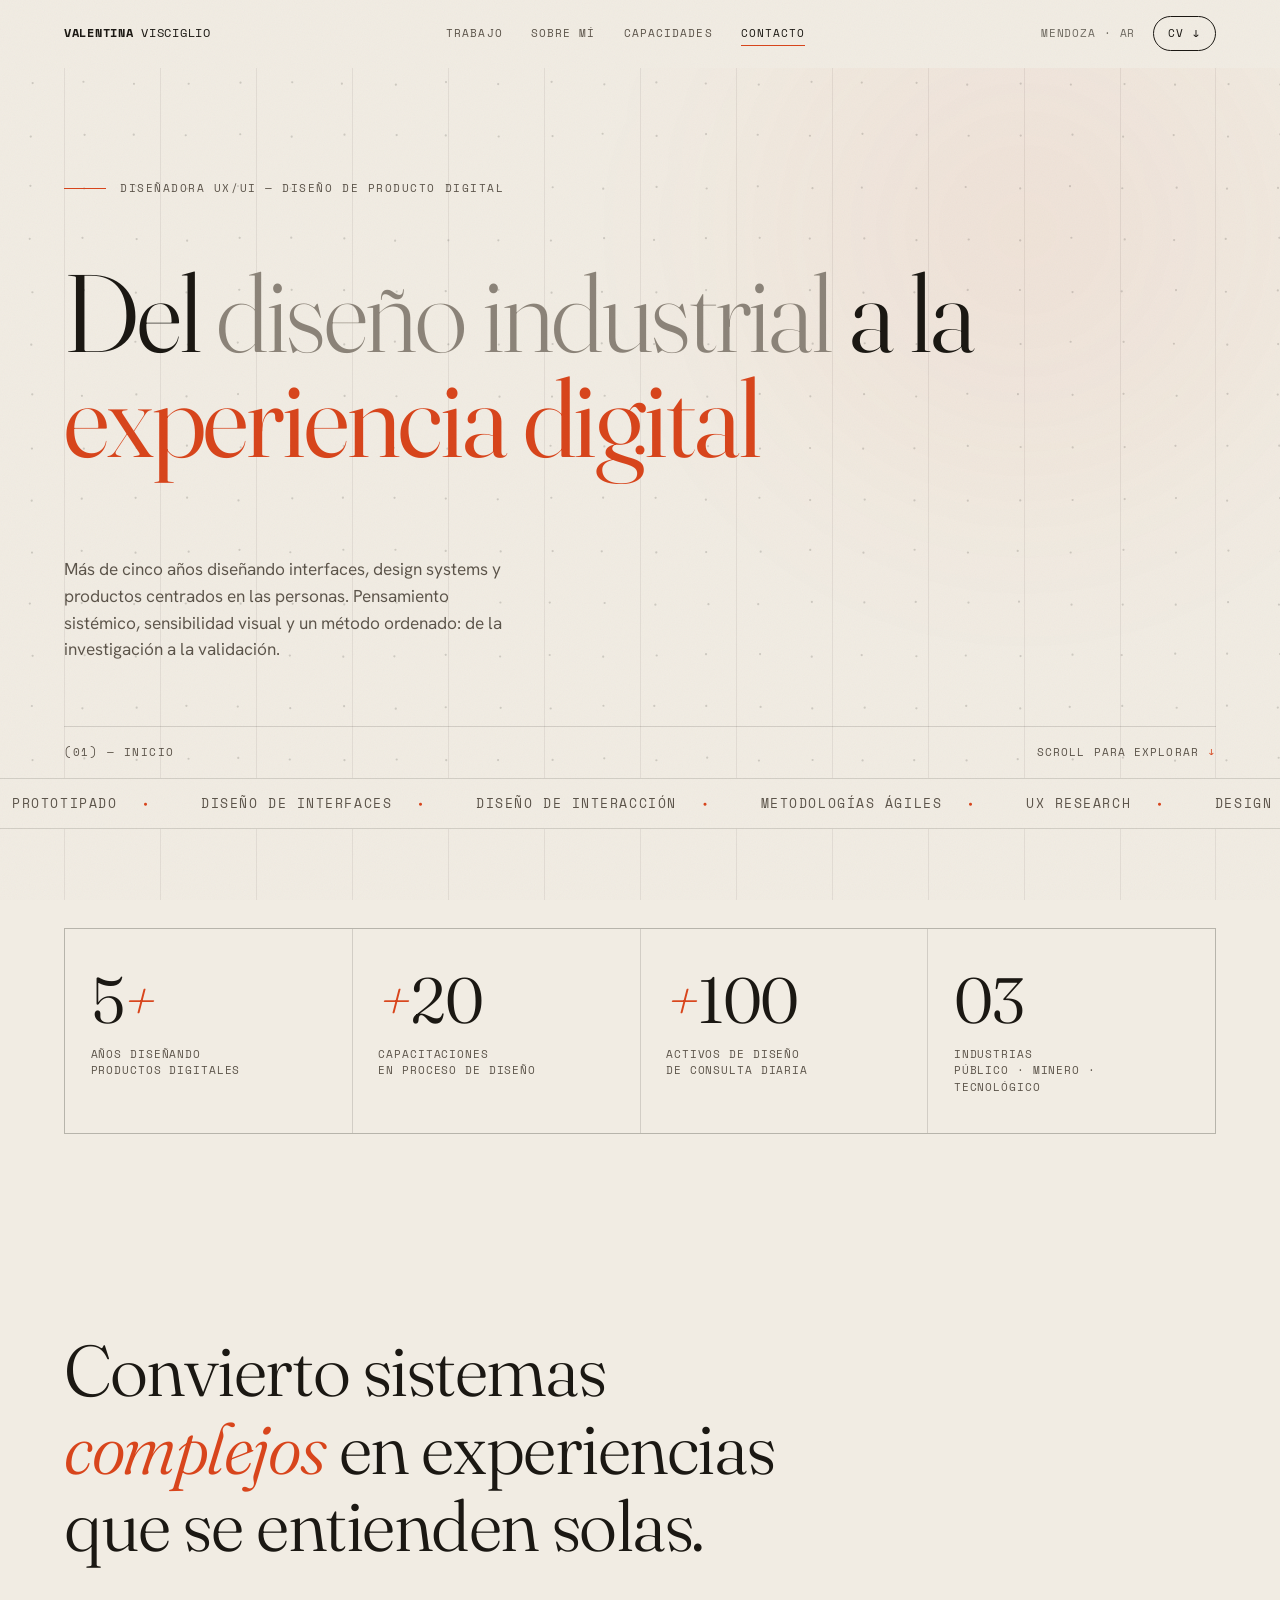
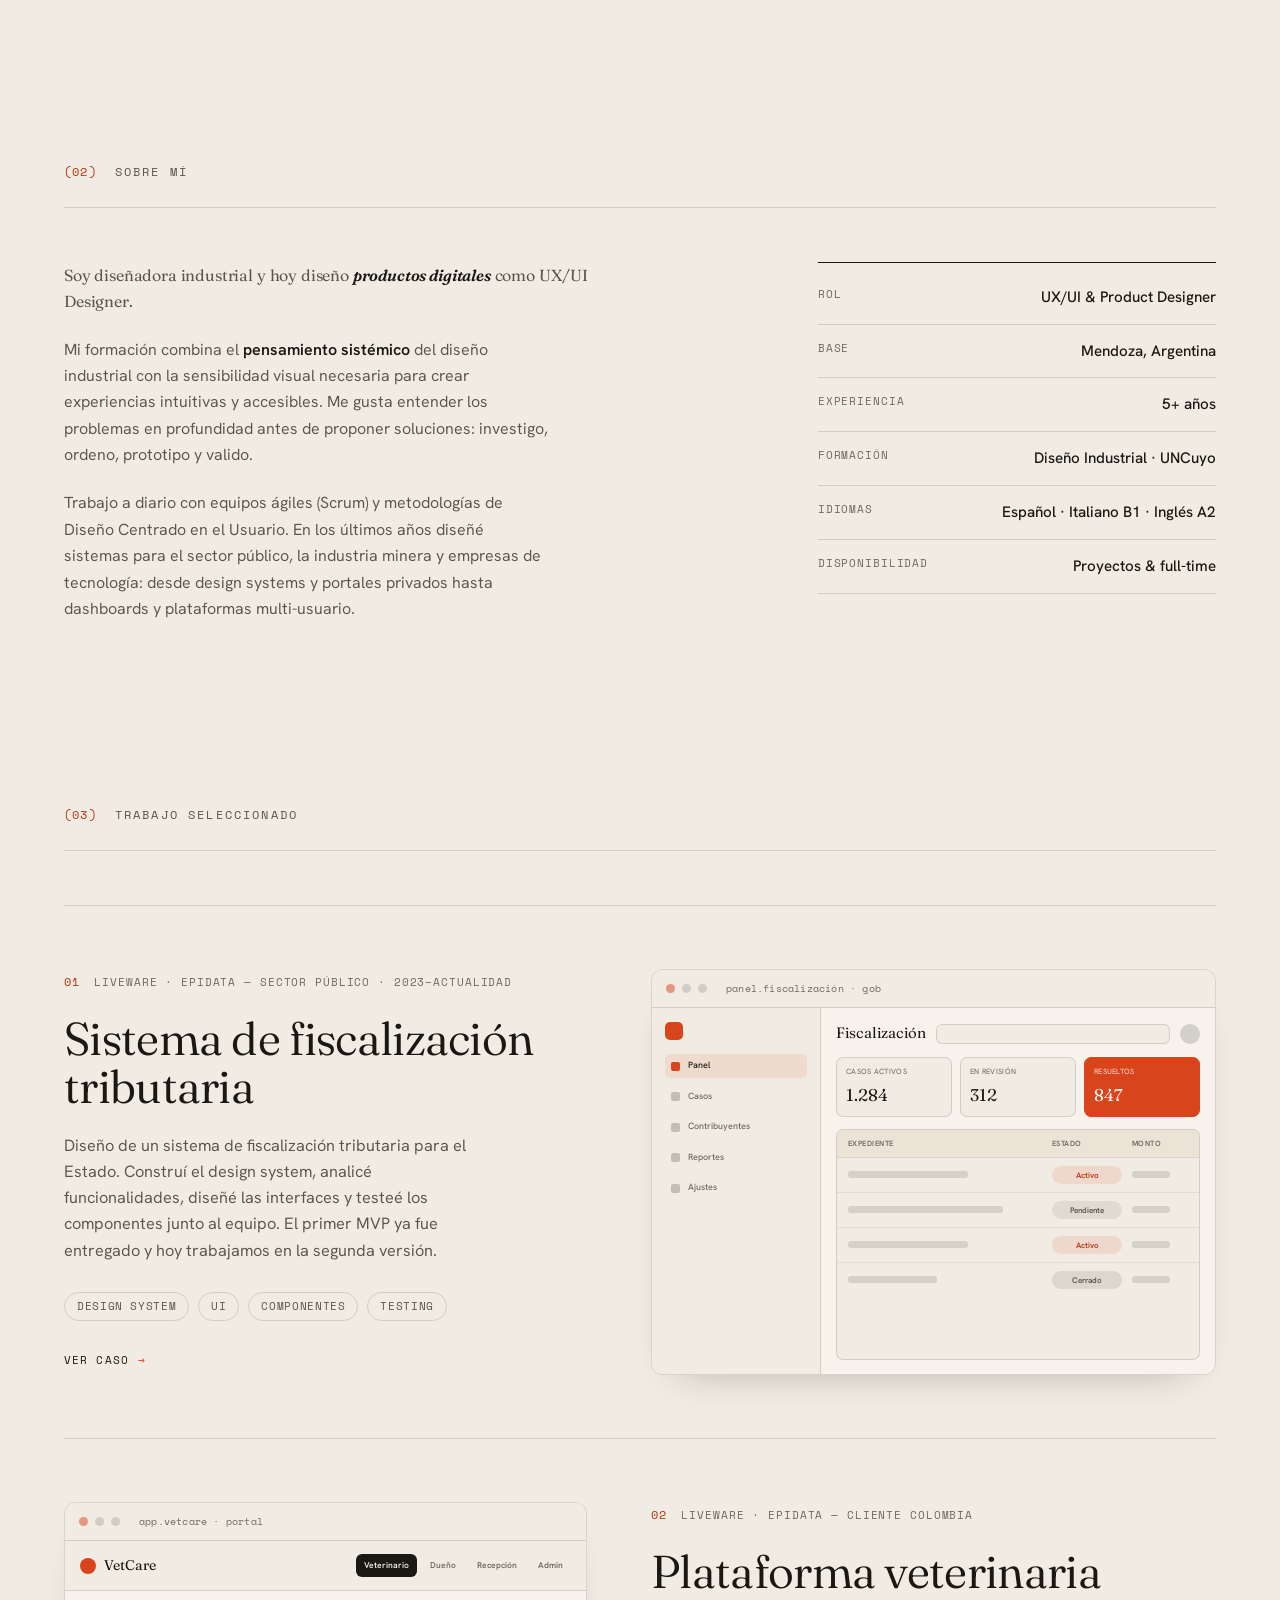
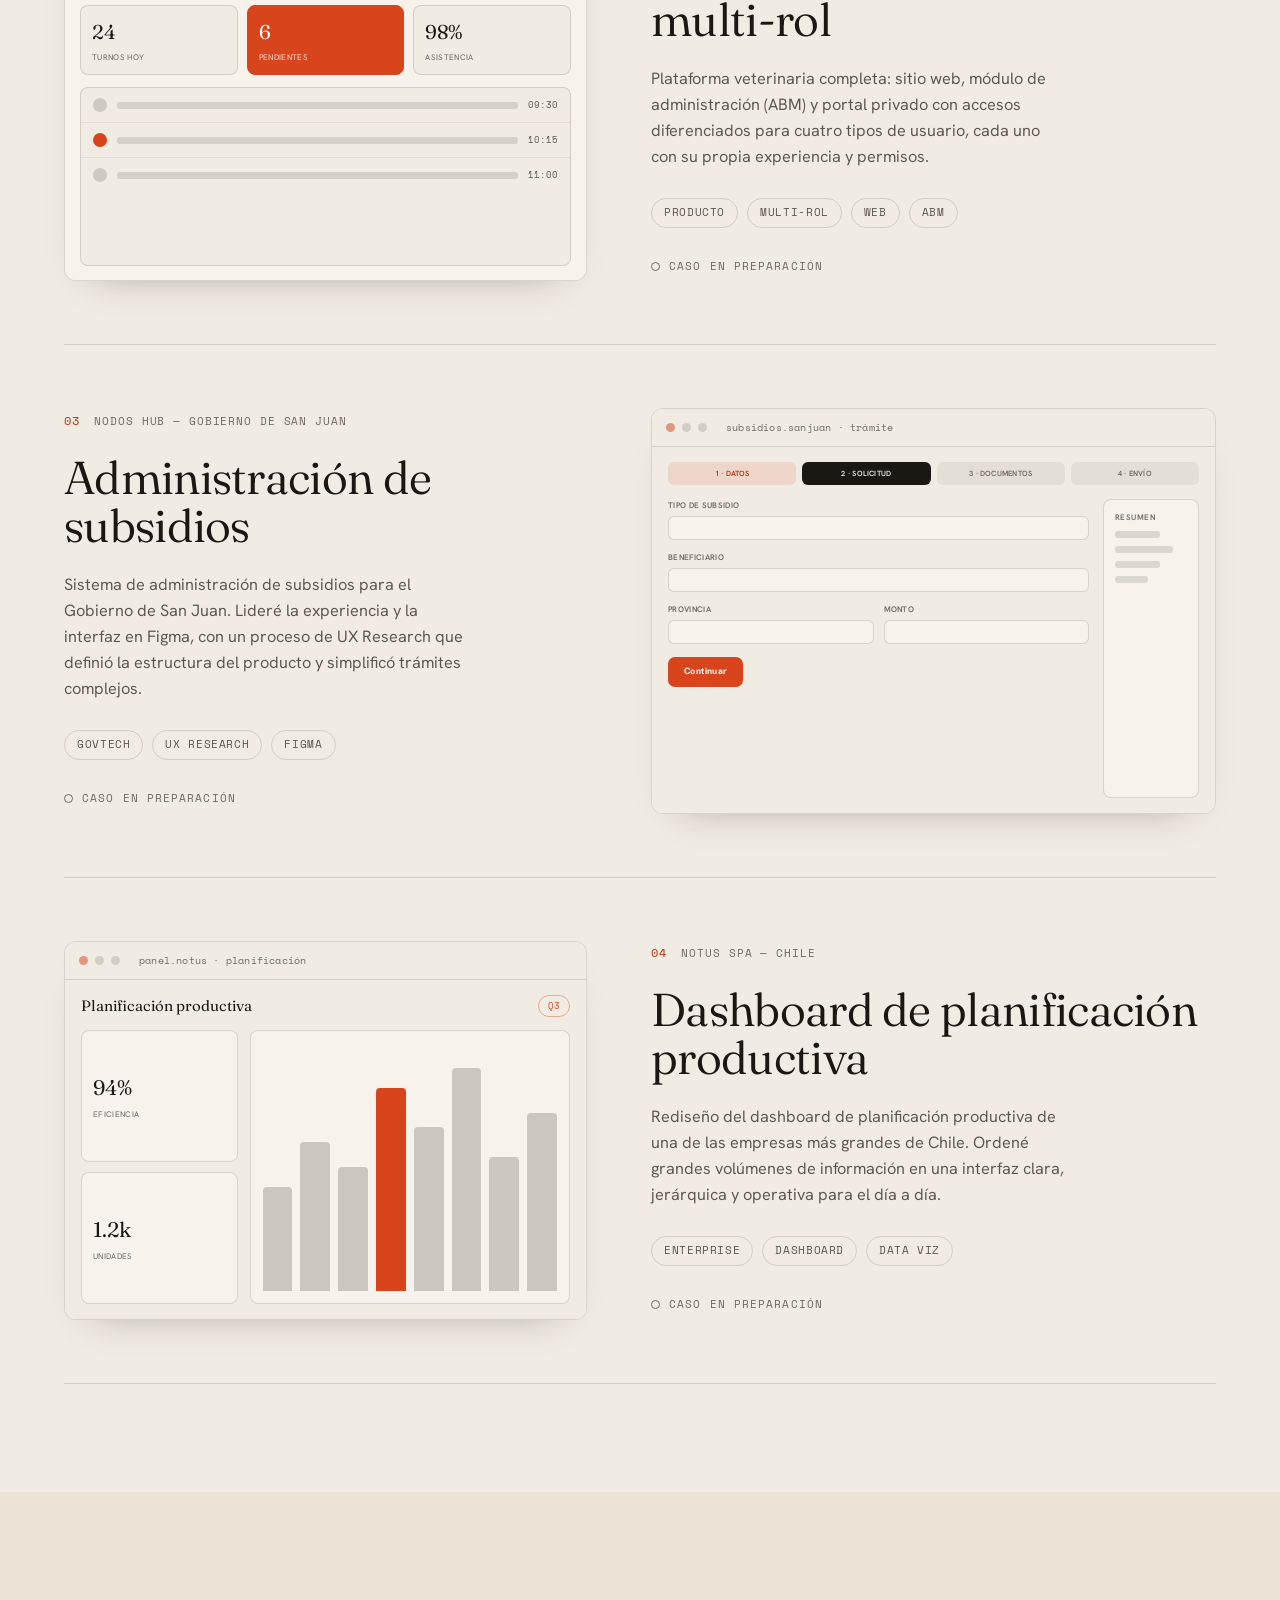
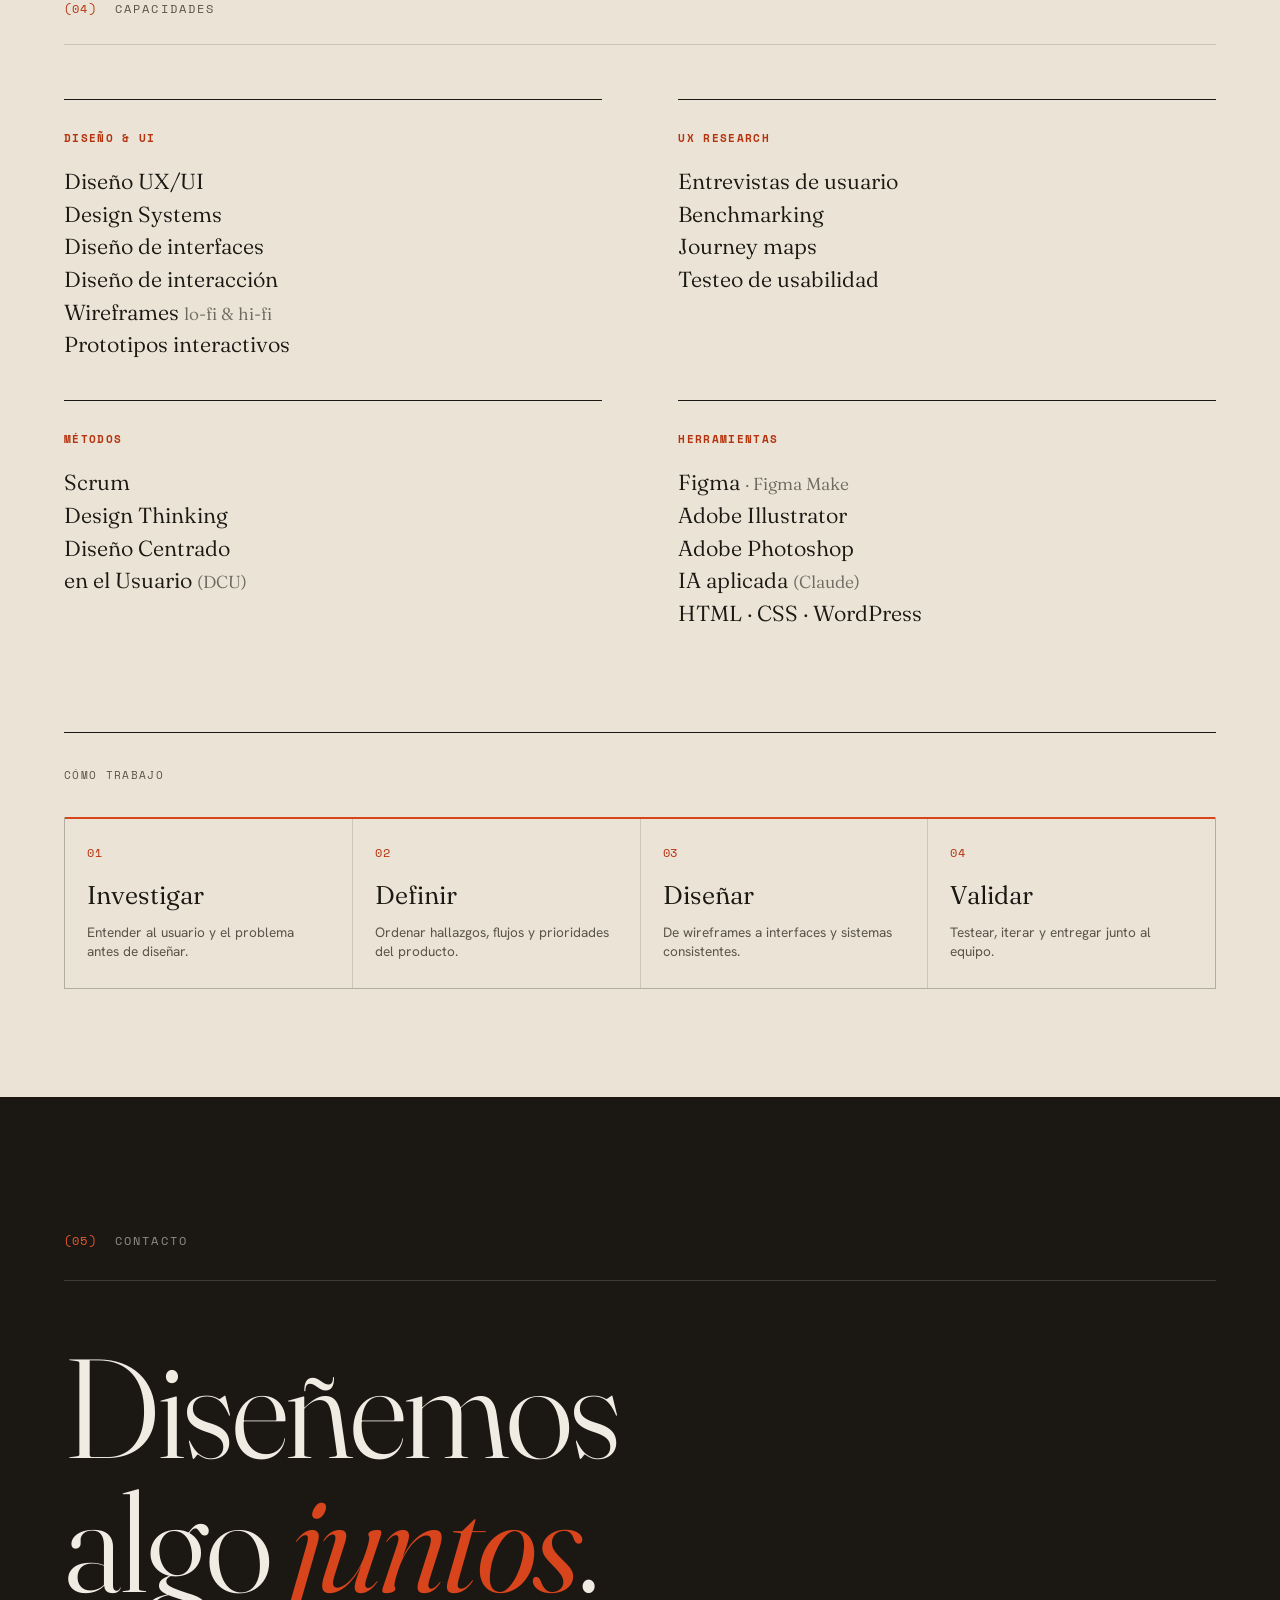
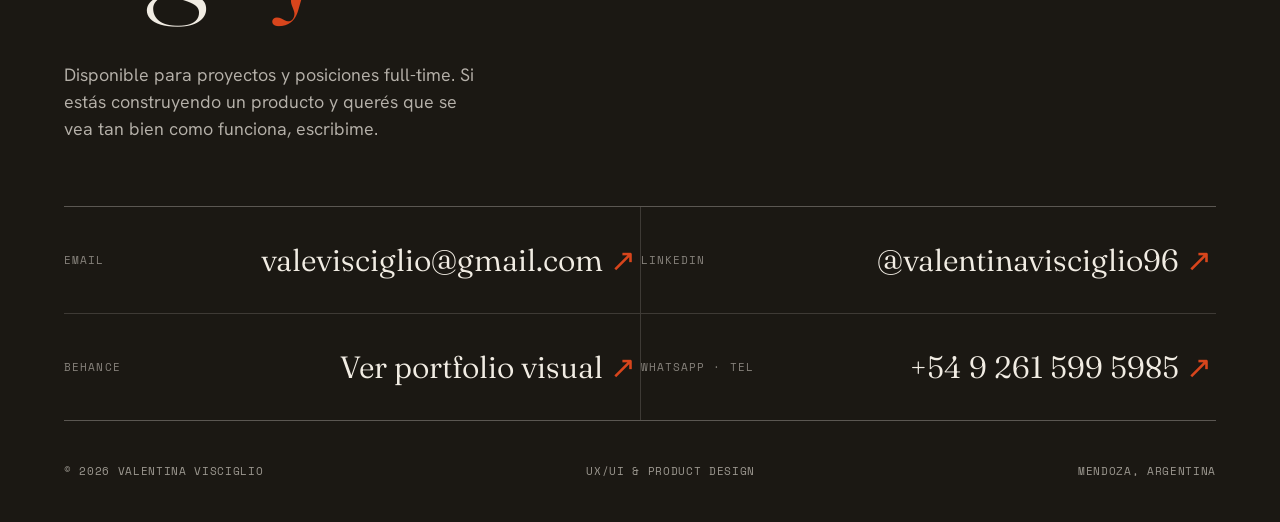
<file: index.html>
<!DOCTYPE html>
<html lang="es">
<head>
<meta charset="UTF-8">
<meta name="viewport" content="width=device-width, initial-scale=1.0">
<title>Valentina Visciglio — Diseñadora UX/UI · Diseño de producto digital</title>
<meta name="description" content="Portfolio de Valentina Visciglio, diseñadora UX/UI con base en diseño industrial. Design systems, UX research y productos digitales centrados en las personas. Mendoza, Argentina.">
<meta name="theme-color" content="#1B1813">
<link rel="icon" href="assets/favicon.svg" type="image/svg+xml">
<meta property="og:type" content="website">
<meta property="og:title" content="Valentina Visciglio — Diseñadora UX/UI">
<meta property="og:description" content="Del diseño industrial a la experiencia digital. Design systems, UX research y productos digitales centrados en las personas.">
<meta property="og:image" content="assets/og-image.png">
<meta property="og:url" content="https://valentinavisciglio.com.ar/">
<meta property="og:locale" content="es_AR">
<meta name="twitter:card" content="summary_large_image">
<meta name="twitter:title" content="Valentina Visciglio — Diseñadora UX/UI">
<meta name="twitter:description" content="Del diseño industrial a la experiencia digital.">
<meta name="twitter:image" content="assets/og-image.png">

<link rel="preconnect" href="https://fonts.googleapis.com">
<link rel="preconnect" href="https://fonts.gstatic.com" crossorigin>
<link href="https://fonts.googleapis.com/css2?family=Fraunces:ital,opsz,wght@0,9..144,300..900;1,9..144,300..900&family=Hanken+Grotesk:wght@300..800&family=Space+Mono:wght@400;700&display=swap" rel="stylesheet">

<link rel="stylesheet" href="styles.css">
</head>
<body class="loading">
<a href="#trabajo" class="skip">Saltar al contenido</a>

<div class="loader" id="loader" aria-hidden="true">
  <div class="loader__inner">
    <span class="loader__name">Valentina Visciglio</span>
    <span class="loader__bar"><i></i></span>
    <span class="loader__pct" id="pct">0</span>
  </div>
</div>

<div class="glow" aria-hidden="true"></div>
<div class="grain" aria-hidden="true"></div>
<div class="progress" id="progress" aria-hidden="true"></div>
<div class="grid-lines" aria-hidden="true"><span></span><span></span><span></span><span></span><span></span><span></span><span></span><span></span><span></span><span></span><span></span><span></span></div>
<div class="cursor" id="cursor"><span class="cursor__label">Ver</span></div>

<header class="bar" id="bar">
  <div class="bar__inner">
    <a href="#top" class="bar__name" data-link><b>Valentina</b> Visciglio</a>
    <nav class="bar__nav">
      <a href="#trabajo" data-link class="magnetic">Trabajo</a>
      <a href="#sobre" data-link class="magnetic">Sobre mí</a>
      <a href="#capacidades" data-link class="magnetic">Capacidades</a>
      <a href="#contacto" data-link class="magnetic">Contacto</a>
    </nav>
    <div class="bar__right">
      <span class="bar__loc">Mendoza · AR</span>
      <a class="btn-cv magnetic" href="assets/cv.pdf" download data-link>CV <span class="dl">↓</span></a>
      <button class="bar__burger" id="burger" type="button" aria-label="Abrir menú" aria-expanded="false" aria-controls="mnav"><span></span><span></span></button>
    </div>
  </div>
</header>

<nav class="mnav" id="mnav" aria-hidden="true">
  <div class="mnav__links">
    <a href="#trabajo" data-link><span class="mnav__n">01</span>Trabajo</a>
    <a href="#sobre" data-link><span class="mnav__n">02</span>Sobre mí</a>
    <a href="#capacidades" data-link><span class="mnav__n">03</span>Capacidades</a>
    <a href="#contacto" data-link><span class="mnav__n">04</span>Contacto</a>
  </div>
  <div class="mnav__foot">
    <span class="bar__loc">Mendoza · AR</span>
    <a class="btn-cv" href="assets/cv.pdf" download data-link>CV <span class="dl">↓</span></a>
  </div>
</nav>

<main id="top">

  <!-- HERO -->
  <section class="hero" id="inicio">
    <canvas class="hero__canvas" id="grid" aria-hidden="true"></canvas>
    <div class="wrap">
      <div class="hero__eyebrow reveal"><span class="label">Diseñadora UX/UI — Diseño de producto digital</span></div>
      <div class="h-mask reveal"><h1>Del <span class="light">diseño industrial</span> a la <em>experiencia&nbsp;digital</em></h1></div>
      <div class="hero__bottom">
        <p class="hero__lede reveal">Más de cinco años diseñando interfaces, design systems y productos centrados en las personas. Pensamiento sistémico, sensibilidad visual y un método ordenado: de la investigación a la validación.</p>
      </div>
      <div class="hero__foot reveal">
        <span class="label">(01) — Inicio</span>
        <a href="#trabajo" class="hero__scroll" data-link>Scroll para explorar <span class="dot">↓</span></a>
      </div>
    </div>
    <div class="marquee" aria-hidden="true">
      <div class="marquee__track" id="marquee">
        <span>UX Research</span><span>Design Systems</span><span>Prototipado</span><span>Diseño de interfaces</span><span>Diseño de interacción</span><span>Metodologías ágiles</span>
        <span>UX Research</span><span>Design Systems</span><span>Prototipado</span><span>Diseño de interfaces</span><span>Diseño de interacción</span><span>Metodologías ágiles</span>
      </div>
    </div>
  </section>

  <!-- STATS -->
  <section class="stats">
    <div class="wrap">
      <div class="stats__grid reveal">
        <div class="stat"><div class="v"><span class="count" data-count="5">5</span><span class="accent">+</span></div><div class="k">Años diseñando<br>productos digitales</div></div>
        <div class="stat"><div class="v"><span class="accent">+</span><span class="count" data-count="20">20</span></div><div class="k">Capacitaciones<br>en proceso de diseño</div></div>
        <div class="stat"><div class="v"><span class="accent">+</span><span class="count" data-count="100">100</span></div><div class="k">Activos de diseño<br>de consulta diaria</div></div>
        <div class="stat"><div class="v"><span class="count" data-count="3" data-pad="2">03</span></div><div class="k">Industrias<br>público · minero · tecnológico</div></div>
      </div>
    </div>
  </section>

  <!-- MANIFESTO -->
  <section class="manifesto">
    <div class="wrap">
      <p class="manifesto__line reveal">Convierto sistemas <em>complejos</em> en experiencias que se entienden solas.</p>
    </div>
  </section>

  <!-- ABOUT -->
  <section class="about" id="sobre">
    <div class="wrap">
      <div class="sec-head reveal"><span class="num">(02)</span><h2>Sobre mí</h2></div>
      <div class="about__grid">
        <div>
          <p class="about__lead reveal">Soy diseñadora industrial y hoy diseño <b>productos digitales</b> como UX/UI Designer.</p>
          <p class="reveal">Mi formación combina el <b>pensamiento sistémico</b> del diseño industrial con la sensibilidad visual necesaria para crear experiencias intuitivas y accesibles. Me gusta entender los problemas en profundidad antes de proponer soluciones: investigo, ordeno, prototipo y valido.</p>
          <p class="reveal">Trabajo a diario con equipos ágiles (Scrum) y metodologías de Diseño Centrado en el Usuario. En los últimos años diseñé sistemas para el sector público, la industria minera y empresas de tecnología: desde design systems y portales privados hasta dashboards y plataformas multi-usuario.</p>
        </div>
        <dl class="spec reveal">
          <div class="spec__row"><dt>Rol</dt><dd>UX/UI &amp; Product Designer</dd></div>
          <div class="spec__row"><dt>Base</dt><dd>Mendoza, Argentina</dd></div>
          <div class="spec__row"><dt>Experiencia</dt><dd>5+ años</dd></div>
          <div class="spec__row"><dt>Formación</dt><dd>Diseño Industrial · UNCuyo</dd></div>
          <div class="spec__row"><dt>Idiomas</dt><dd>Español · Italiano B1 · Inglés A2</dd></div>
          <div class="spec__row"><dt>Disponibilidad</dt><dd class="accent">Proyectos &amp; full-time</dd></div>
        </dl>
      </div>
    </div>
  </section>

  <!-- WORK -->
  <section class="work" id="trabajo">
    <div class="wrap">
      <div class="sec-head reveal"><span class="num">(03)</span><h2>Trabajo seleccionado</h2></div>

      <!-- P1 -->
      <article class="project reveal">
        <div class="project__txt">
          <div class="project__meta"><span class="pn">01</span><span class="pc">Liveware · Epidata — Sector público · 2023–Actualidad</span></div>
          <h3>Sistema de fiscalización tributaria</h3>
          <p class="project__desc">Diseño de un sistema de fiscalización tributaria para el Estado. Construí el design system, analicé funcionalidades, diseñé las interfaces y testeé los componentes junto al equipo. El primer MVP ya fue entregado y hoy trabajamos en la segunda versión.</p>
          <div class="project__tags"><span class="tag">Design System</span><span class="tag">UI</span><span class="tag">Componentes</span><span class="tag">Testing</span></div>
          <a class="project__cta" href="caso-fiscalizacion.html" data-link>Ver caso <span class="ar">→</span></a>
        </div>
        <div class="stage" aria-hidden="true">
          <div class="frame play" data-view>
            <div class="frame__chrome"><i></i><i></i><i></i><span class="url">panel.fiscalización · gob</span></div>
            <div class="frame__body">
              <div class="ui ui--ds">
                <aside class="ui-side anim d1">
                  <span class="ui-logo"></span>
                  <nav class="ui-snav">
                    <span class="ui-sitem is-active"><i></i>Panel</span>
                    <span class="ui-sitem"><i></i>Casos</span>
                    <span class="ui-sitem"><i></i>Contribuyentes</span>
                    <span class="ui-sitem"><i></i>Reportes</span>
                    <span class="ui-sitem"><i></i>Ajustes</span>
                  </nav>
                </aside>
                <main class="ui-main">
                  <header class="ui-top anim d1"><span class="ui-h">Fiscalización</span><span class="ui-search"></span><span class="ui-ava"></span></header>
                  <div class="ui-kpis anim d2">
                    <div class="ui-kpi"><span class="ui-kpi-l">Casos activos</span><span class="ui-kpi-n">1.284</span></div>
                    <div class="ui-kpi"><span class="ui-kpi-l">En revisión</span><span class="ui-kpi-n">312</span></div>
                    <div class="ui-kpi accent"><span class="ui-kpi-l">Resueltos</span><span class="ui-kpi-n">847</span></div>
                  </div>
                  <div class="ui-table anim d3">
                    <div class="ui-tr ui-th"><span>Expediente</span><span>Estado</span><span>Monto</span></div>
                    <div class="ui-tr"><span class="ui-greek w1"></span><span class="ui-pill ok">Activo</span><span class="ui-greek num"></span></div>
                    <div class="ui-tr"><span class="ui-greek w2"></span><span class="ui-pill warn">Pendiente</span><span class="ui-greek num"></span></div>
                    <div class="ui-tr"><span class="ui-greek w1"></span><span class="ui-pill ok">Activo</span><span class="ui-greek num"></span></div>
                    <div class="ui-tr"><span class="ui-greek w3"></span><span class="ui-pill">Cerrado</span><span class="ui-greek num"></span></div>
                  </div>
                </main>
              </div>
            </div>
          </div>
        </div>
      </article>

      <!-- P2 -->
      <article class="project rev reveal">
        <div class="project__txt">
          <div class="project__meta"><span class="pn">02</span><span class="pc">Liveware · Epidata — Cliente Colombia</span></div>
          <h3>Plataforma veterinaria multi-rol</h3>
          <p class="project__desc">Plataforma veterinaria completa: sitio web, módulo de administración (ABM) y portal privado con accesos diferenciados para cuatro tipos de usuario, cada uno con su propia experiencia y permisos.</p>
          <div class="project__tags"><span class="tag">Producto</span><span class="tag">Multi-rol</span><span class="tag">Web</span><span class="tag">ABM</span></div>
          <span class="project__soon">Caso en preparación</span>
        </div>
        <div class="stage" aria-hidden="true">
          <div class="frame play" data-view>
            <div class="frame__chrome"><i></i><i></i><i></i><span class="url">app.vetcare · portal</span></div>
            <div class="frame__body">
              <div class="ui ui--portal">
                <header class="ui-ptop anim d1">
                  <span class="ui-brand"><i></i>VetCare</span>
                  <div class="ui-roles"><span class="ui-role is-active">Veterinario</span><span class="ui-role">Dueño</span><span class="ui-role">Recepción</span><span class="ui-role">Admin</span></div>
                </header>
                <div class="ui-pbody">
                  <div class="ui-pcards anim d2">
                    <div class="ui-pcard"><span class="ui-pc-n">24</span><span class="ui-pc-l">Turnos hoy</span></div>
                    <div class="ui-pcard accent"><span class="ui-pc-n">6</span><span class="ui-pc-l">Pendientes</span></div>
                    <div class="ui-pcard"><span class="ui-pc-n">98%</span><span class="ui-pc-l">Asistencia</span></div>
                  </div>
                  <div class="ui-list anim d3">
                    <div class="ui-li"><span class="ui-dot"></span><span class="ui-greek w2"></span><span class="ui-time">09:30</span></div>
                    <div class="ui-li"><span class="ui-dot accent"></span><span class="ui-greek w1"></span><span class="ui-time">10:15</span></div>
                    <div class="ui-li"><span class="ui-dot"></span><span class="ui-greek w3"></span><span class="ui-time">11:00</span></div>
                  </div>
                </div>
              </div>
            </div>
          </div>
        </div>
      </article>

      <!-- P3 -->
      <article class="project reveal">
        <div class="project__txt">
          <div class="project__meta"><span class="pn">03</span><span class="pc">Nodos Hub — Gobierno de San Juan</span></div>
          <h3>Administración de subsidios</h3>
          <p class="project__desc">Sistema de administración de subsidios para el Gobierno de San Juan. Lideré la experiencia y la interfaz en Figma, con un proceso de UX Research que definió la estructura del producto y simplificó trámites complejos.</p>
          <div class="project__tags"><span class="tag">GovTech</span><span class="tag">UX Research</span><span class="tag">Figma</span></div>
          <span class="project__soon">Caso en preparación</span>
        </div>
        <div class="stage" aria-hidden="true">
          <div class="frame play" data-view>
            <div class="frame__chrome"><i></i><i></i><i></i><span class="url">subsidios.sanjuan · trámite</span></div>
            <div class="frame__body">
              <div class="ui ui--gov">
                <div class="ui-steps anim d1"><span class="ui-step done">1 · Datos</span><span class="ui-step active">2 · Solicitud</span><span class="ui-step">3 · Documentos</span><span class="ui-step">4 · Envío</span></div>
                <div class="ui-formwrap">
                  <div class="ui-form anim d2">
                    <div class="ui-field"><span>Tipo de subsidio</span><span class="ui-input"></span></div>
                    <div class="ui-field"><span>Beneficiario</span><span class="ui-input"></span></div>
                    <div class="ui-field2">
                      <div class="ui-field"><span>Provincia</span><span class="ui-input"></span></div>
                      <div class="ui-field"><span>Monto</span><span class="ui-input"></span></div>
                    </div>
                    <span class="ui-btn">Continuar</span>
                  </div>
                  <aside class="ui-summary anim d3"><span class="ui-sum-t">Resumen</span><span class="ui-greek w1"></span><span class="ui-greek w2"></span><span class="ui-greek w1"></span><span class="ui-greek w3"></span></aside>
                </div>
              </div>
            </div>
          </div>
        </div>
      </article>

      <!-- P4 -->
      <article class="project rev reveal">
        <div class="project__txt">
          <div class="project__meta"><span class="pn">04</span><span class="pc">Notus SpA — Chile</span></div>
          <h3>Dashboard de planificación productiva</h3>
          <p class="project__desc">Rediseño del dashboard de planificación productiva de una de las empresas más grandes de Chile. Ordené grandes volúmenes de información en una interfaz clara, jerárquica y operativa para el día a día.</p>
          <div class="project__tags"><span class="tag">Enterprise</span><span class="tag">Dashboard</span><span class="tag">Data viz</span></div>
          <span class="project__soon">Caso en preparación</span>
        </div>
        <div class="stage" aria-hidden="true">
          <div class="frame play" data-view>
            <div class="frame__chrome"><i></i><i></i><i></i><span class="url">panel.notus · planificación</span></div>
            <div class="frame__body">
              <div class="ui ui--dash">
                <header class="ui-dtop anim d1"><span class="ui-h">Planificación productiva</span><span class="ui-tag">Q3</span></header>
                <div class="ui-dgrid">
                  <div class="ui-dkpis anim d2">
                    <div class="ui-dkpi"><span class="ui-dk-n">94%</span><span class="ui-dk-l">Eficiencia</span></div>
                    <div class="ui-dkpi"><span class="ui-dk-n">1.2k</span><span class="ui-dk-l">Unidades</span></div>
                  </div>
                  <div class="ui-chart anim d3"><div class="ui-bars"><b></b><b></b><b></b><b class="hi"></b><b></b><b></b><b></b><b></b></div></div>
                </div>
              </div>
            </div>
          </div>
        </div>
      </article>

    </div>
  </section>

  <!-- CAPABILITIES -->
  <section class="caps" id="capacidades">
    <div class="wrap">
      <div class="sec-head reveal"><span class="num">(04)</span><h2>Capacidades</h2></div>
      <div class="caps__grid">
        <div class="capblock reveal"><h3>Diseño &amp; UI</h3><ul><li>Diseño UX/UI</li><li>Design Systems</li><li>Diseño de interfaces</li><li>Diseño de interacción</li><li>Wireframes <span>lo-fi & hi-fi</span></li><li>Prototipos interactivos</li></ul></div>
        <div class="capblock reveal"><h3>UX Research</h3><ul><li>Entrevistas de usuario</li><li>Benchmarking</li><li>Journey maps</li><li>Testeo de usabilidad</li></ul></div>
        <div class="capblock reveal"><h3>Métodos</h3><ul><li>Scrum</li><li>Design Thinking</li><li>Diseño Centrado<br>en el Usuario <span>(DCU)</span></li></ul></div>
        <div class="capblock reveal"><h3>Herramientas</h3><ul><li>Figma <span>· Figma Make</span></li><li>Adobe Illustrator</li><li>Adobe Photoshop</li><li>IA aplicada <span>(Claude)</span></li><li>HTML · CSS · WordPress</li></ul></div>
      </div>

      <div class="method reveal">
        <div class="method__label">Cómo trabajo</div>
        <div class="method__steps">
          <span class="method__line"></span>
          <div class="mstep"><div class="n">01</div><div class="t">Investigar</div><div class="d">Entender al usuario y el problema antes de diseñar.</div></div>
          <div class="mstep"><div class="n">02</div><div class="t">Definir</div><div class="d">Ordenar hallazgos, flujos y prioridades del producto.</div></div>
          <div class="mstep"><div class="n">03</div><div class="t">Diseñar</div><div class="d">De wireframes a interfaces y sistemas consistentes.</div></div>
          <div class="mstep"><div class="n">04</div><div class="t">Validar</div><div class="d">Testear, iterar y entregar junto al equipo.</div></div>
        </div>
      </div>
    </div>
  </section>

  <!-- CONTACT -->
  <section class="contact" id="contacto">
    <div class="wrap">
      <div class="contact__head reveal"><span class="num">(05)</span><h2>Contacto</h2></div>
      <h3 class="reveal">Diseñemos<br>algo <em>juntos</em>.</h3>
      <p class="contact__sub reveal">Disponible para proyectos y posiciones full-time. Si estás construyendo un producto y querés que se vea tan bien como funciona, escribime.</p>
      <div class="contact__links reveal">
        <a class="clink" href="mailto:valevisciglio@gmail.com" data-link><span class="clink__k">Email</span><span class="clink__v">valevisciglio@gmail.com <span class="arr">↗</span></span></a>
        <a class="clink" href="https://www.linkedin.com/in/valentinavisciglio96/" target="_blank" rel="noopener" data-link><span class="clink__k">LinkedIn</span><span class="clink__v">@valentinavisciglio96 <span class="arr">↗</span></span></a>
        <a class="clink" href="https://www.behance.net/valentinavisciglio96" target="_blank" rel="noopener" data-link><span class="clink__k">Behance</span><span class="clink__v">Ver portfolio visual <span class="arr">↗</span></span></a>
        <a class="clink" href="https://wa.me/5492615995985" target="_blank" rel="noopener" data-link><span class="clink__k">WhatsApp · Tel</span><span class="clink__v">+54 9 261 599 5985 <span class="arr">↗</span></span></a>
      </div>
      <footer><span>© 2026 Valentina Visciglio</span><span>UX/UI &amp; Product Design</span><span>Mendoza, Argentina</span></footer>
    </div>
  </section>

</main>

<script src="script.js"></script>
</body>
</html>
</file>
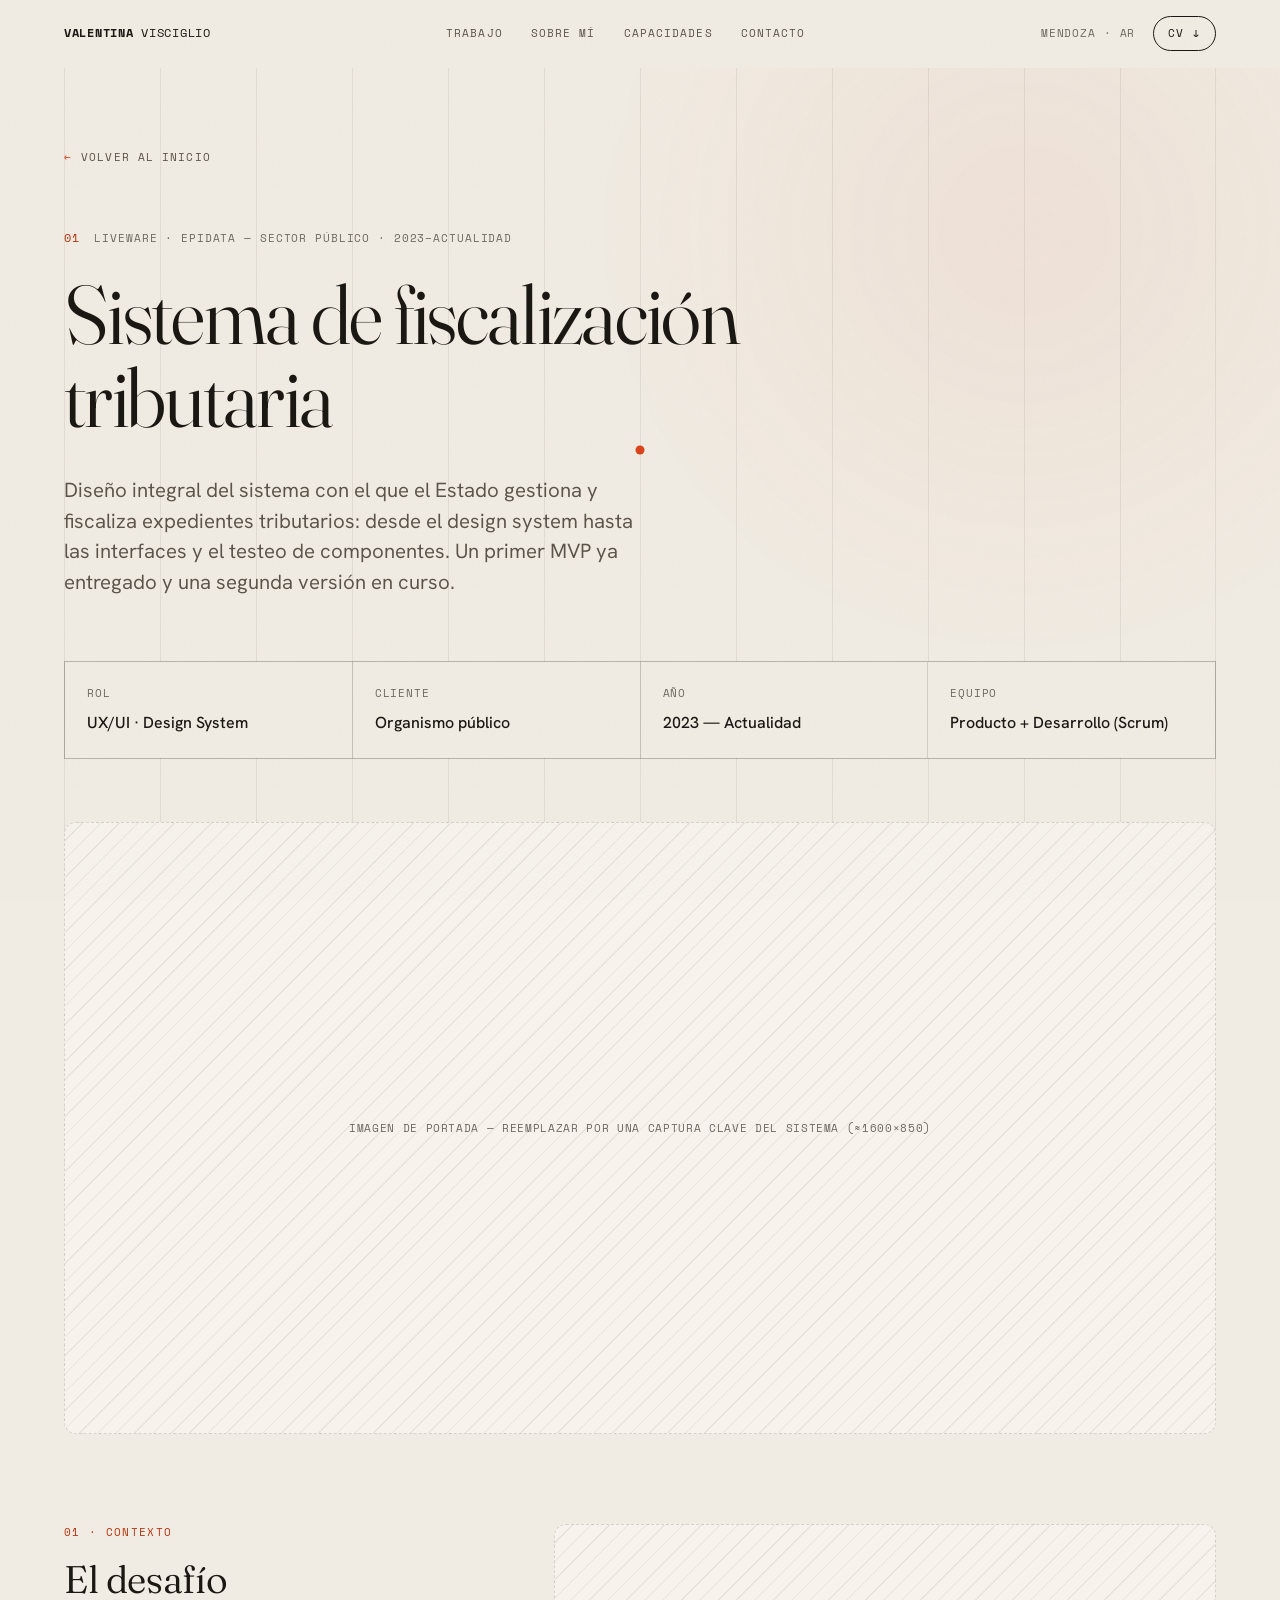
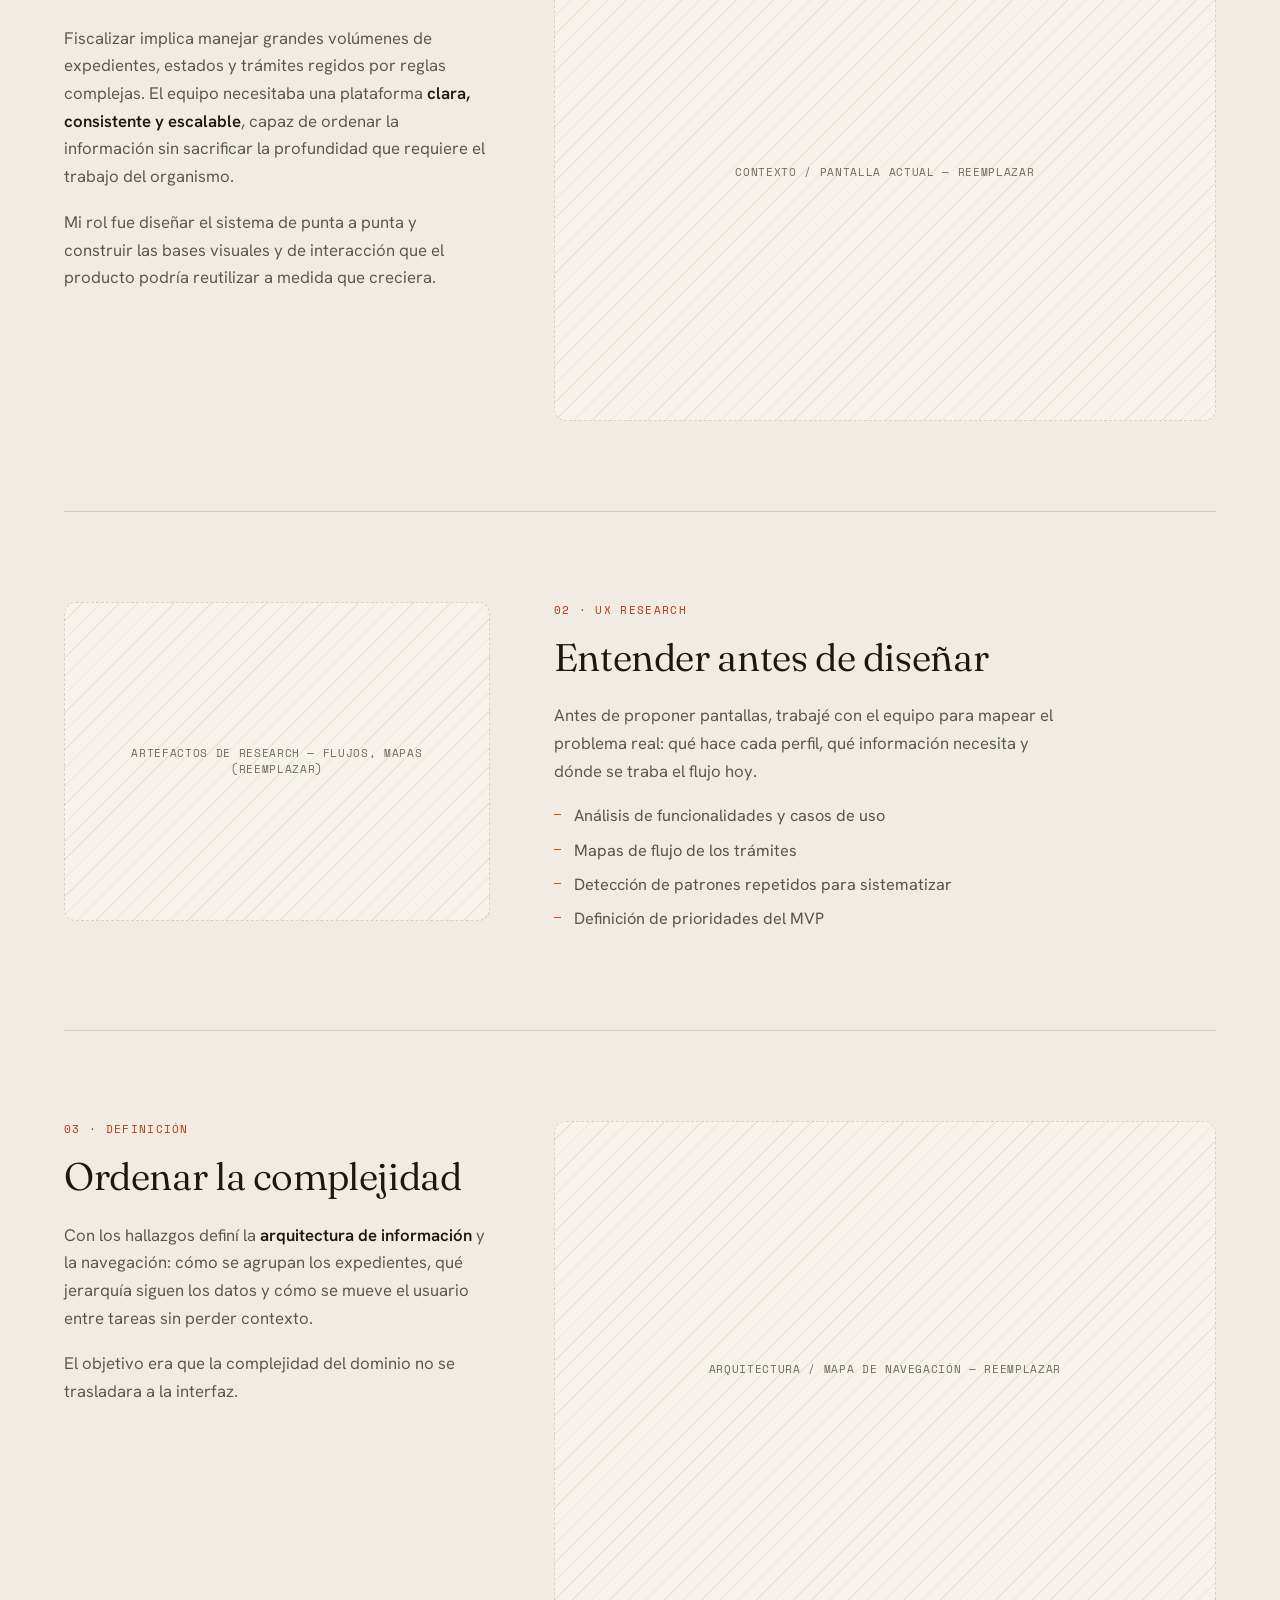
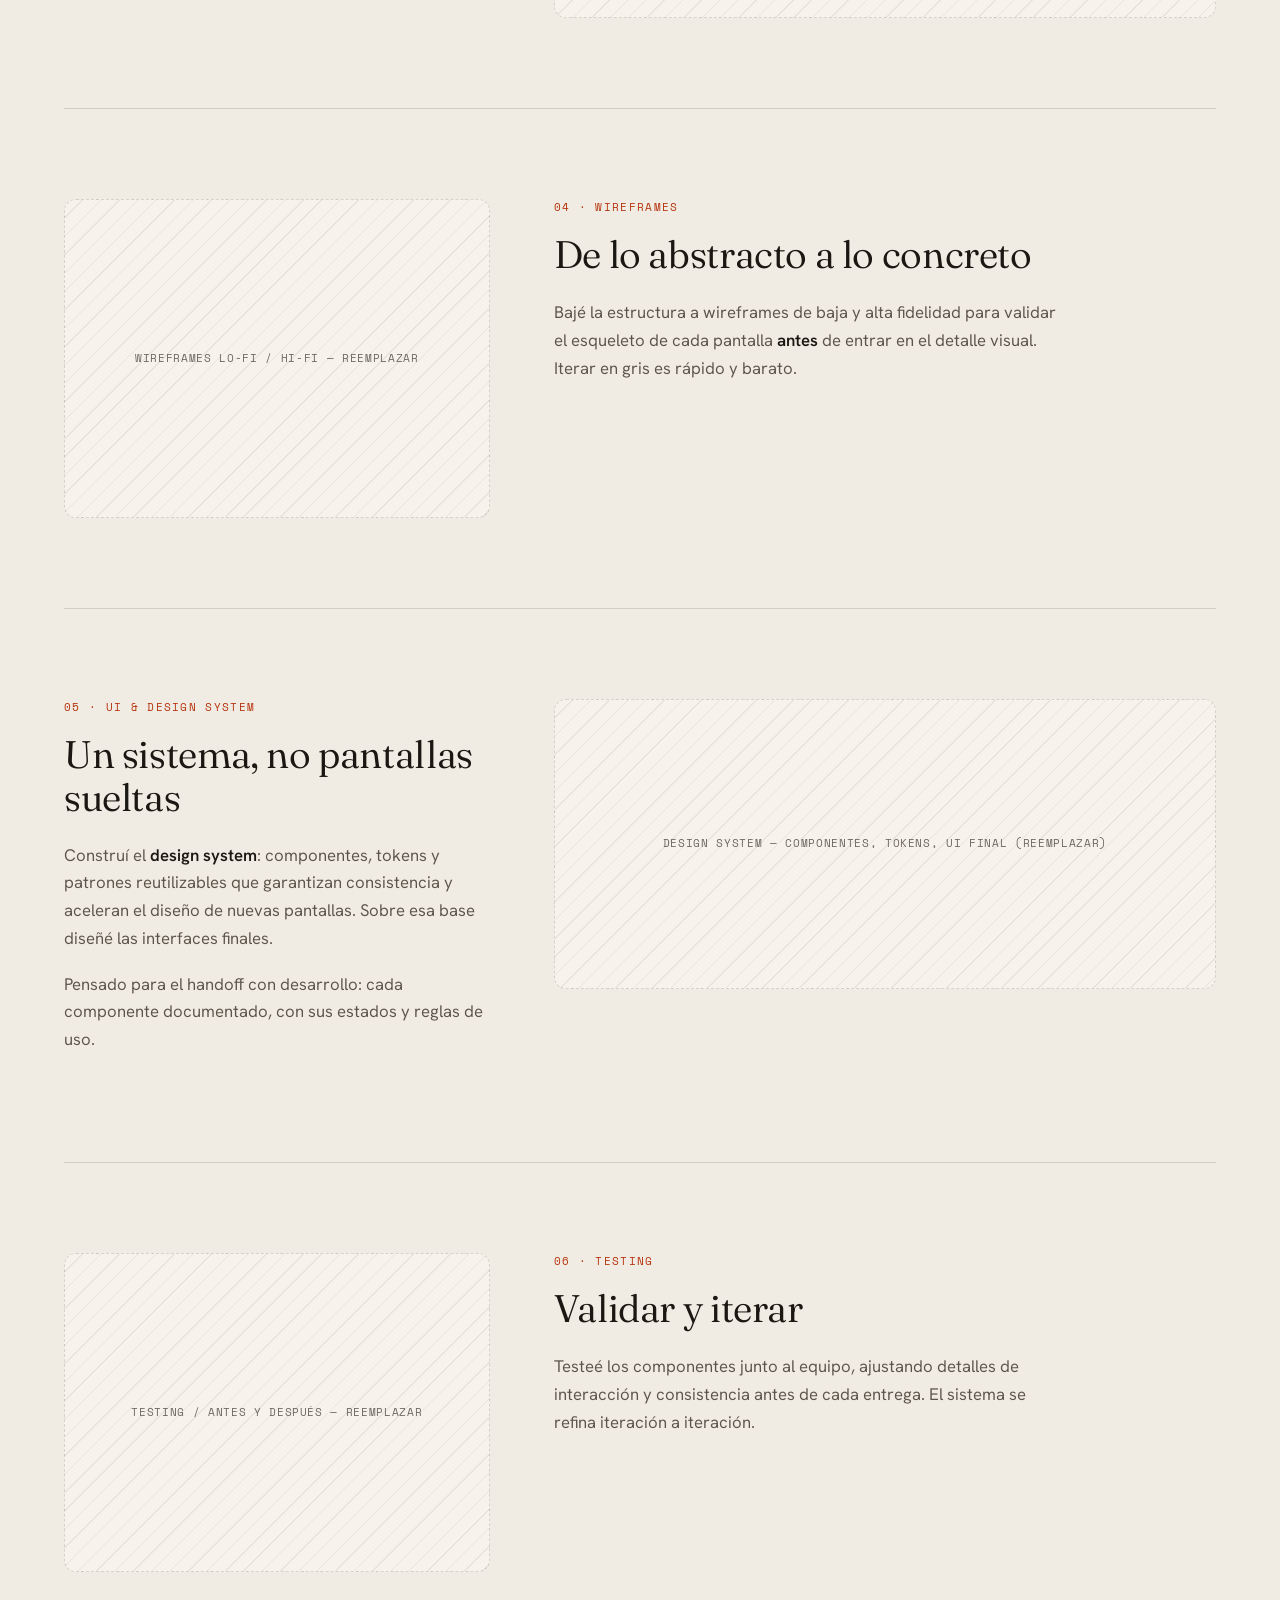
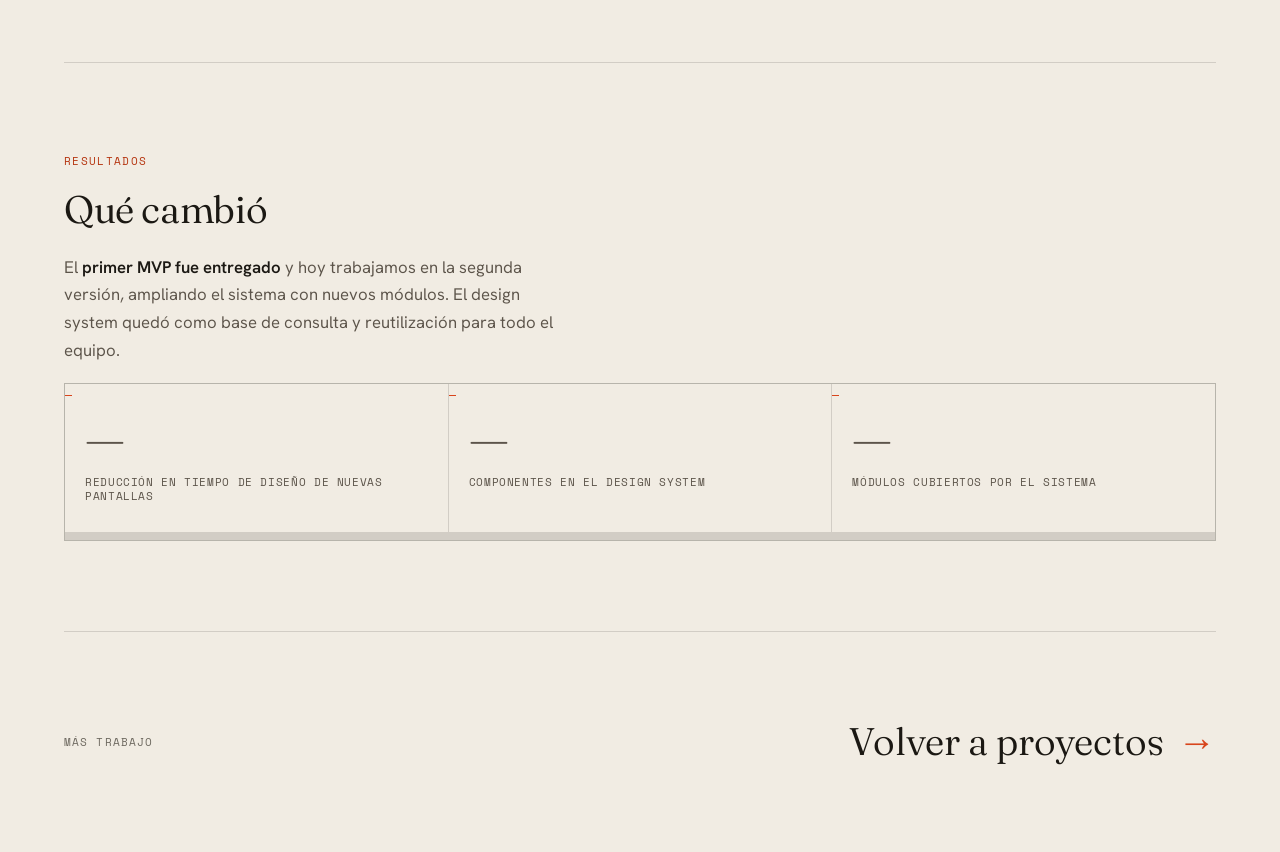
<file: caso-fiscalizacion.html>
<!DOCTYPE html>
<html lang="es">
<head>
<meta charset="UTF-8">
<meta name="viewport" content="width=device-width, initial-scale=1.0">
<title>Sistema de fiscalización tributaria — Caso de estudio · Valentina Visciglio</title>
<meta name="description" content="Caso de estudio: diseño del sistema de fiscalización tributaria para el sector público. Design system, UX research, interfaces y testing. Por Valentina Visciglio.">
<meta name="theme-color" content="#1B1813">
<link rel="icon" href="assets/favicon.svg" type="image/svg+xml">
<meta property="og:type" content="article">
<meta property="og:title" content="Sistema de fiscalización tributaria — Caso de estudio">
<meta property="og:description" content="Design system, UX research, interfaces y testing para un sistema de fiscalización del sector público.">
<meta property="og:image" content="assets/og-image.png">

<link rel="preconnect" href="https://fonts.googleapis.com">
<link rel="preconnect" href="https://fonts.gstatic.com" crossorigin>
<link href="https://fonts.googleapis.com/css2?family=Fraunces:ital,opsz,wght@0,9..144,300..900;1,9..144,300..900&family=Hanken+Grotesk:wght@300..800&family=Space+Mono:wght@400;700&display=swap" rel="stylesheet">

<link rel="stylesheet" href="styles.css">
</head>
<body>
<a href="#caso" class="skip">Saltar al contenido</a>

<div class="glow" aria-hidden="true"></div>
<div class="grain" aria-hidden="true"></div>
<div class="progress" id="progress" aria-hidden="true"></div>
<div class="grid-lines" aria-hidden="true"><span></span><span></span><span></span><span></span><span></span><span></span><span></span><span></span><span></span><span></span><span></span><span></span></div>
<div class="cursor" id="cursor"><span class="cursor__label">Ver</span></div>

<header class="bar scrolled" id="bar">
  <div class="bar__inner">
    <a href="index.html" class="bar__name" data-link><b>Valentina</b> Visciglio</a>
    <nav class="bar__nav">
      <a href="index.html#trabajo" data-link class="magnetic">Trabajo</a>
      <a href="index.html#sobre" data-link class="magnetic">Sobre mí</a>
      <a href="index.html#capacidades" data-link class="magnetic">Capacidades</a>
      <a href="index.html#contacto" data-link class="magnetic">Contacto</a>
    </nav>
    <div class="bar__right">
      <span class="bar__loc">Mendoza · AR</span>
      <a class="btn-cv magnetic" href="assets/cv.pdf" download data-link>CV <span class="dl">↓</span></a>
      <button class="bar__burger" id="burger" type="button" aria-label="Abrir menú" aria-expanded="false" aria-controls="mnav"><span></span><span></span></button>
    </div>
  </div>
</header>

<nav class="mnav" id="mnav" aria-hidden="true">
  <div class="mnav__links">
    <a href="index.html#trabajo" data-link><span class="mnav__n">01</span>Trabajo</a>
    <a href="index.html#sobre" data-link><span class="mnav__n">02</span>Sobre mí</a>
    <a href="index.html#capacidades" data-link><span class="mnav__n">03</span>Capacidades</a>
    <a href="index.html#contacto" data-link><span class="mnav__n">04</span>Contacto</a>
  </div>
  <div class="mnav__foot">
    <span class="bar__loc">Mendoza · AR</span>
    <a class="btn-cv" href="assets/cv.pdf" download data-link>CV <span class="dl">↓</span></a>
  </div>
</nav>

<main class="case" id="caso">
  <div class="wrap">

    <a href="index.html#trabajo" class="case-back" data-link><span class="ar">←</span> Volver al inicio</a>

    <div class="case-hero">
      <div class="case-hero__meta reveal"><span class="pn">01</span><span class="pc">Liveware · Epidata — Sector público · 2023–Actualidad</span></div>
      <h1 class="reveal">Sistema de fiscalización tributaria</h1>
      <p class="case-hero__lede reveal">Diseño integral del sistema con el que el Estado gestiona y fiscaliza expedientes tributarios: desde el design system hasta las interfaces y el testeo de componentes. Un primer MVP ya entregado y una segunda versión en curso.</p>

      <dl class="case-facts reveal">
        <div class="case-fact"><dt>Rol</dt><dd>UX/UI · Design System</dd></div>
        <div class="case-fact"><dt>Cliente</dt><dd>Organismo público</dd></div>
        <div class="case-fact"><dt>Año</dt><dd>2023 — Actualidad</dd></div>
        <div class="case-fact"><dt>Equipo</dt><dd>Producto + Desarrollo (Scrum)</dd></div>
      </dl>

      <div class="imgslot cover reveal">Imagen de portada — reemplazar por una captura clave del sistema (≈1600×850)</div>
    </div>

    <!-- 01 contexto -->
    <section class="case-block">
      <div class="case-block__grid">
        <div class="reveal">
          <div class="case-step">01 · Contexto</div>
          <h2>El desafío</h2>
          <p>Fiscalizar implica manejar grandes volúmenes de expedientes, estados y trámites regidos por reglas complejas. El equipo necesitaba una plataforma <b>clara, consistente y escalable</b>, capaz de ordenar la información sin sacrificar la profundidad que requiere el trabajo del organismo.</p>
          <p>Mi rol fue diseñar el sistema de punta a punta y construir las bases visuales y de interacción que el producto podría reutilizar a medida que creciera.</p>
        </div>
        <div class="case-block__media reveal"><div class="imgslot tall">Contexto / pantalla actual — reemplazar</div></div>
      </div>
    </section>

    <!-- 02 research -->
    <section class="case-block">
      <div class="case-block__grid flip">
        <div class="reveal">
          <div class="case-step">02 · UX Research</div>
          <h2>Entender antes de diseñar</h2>
          <p>Antes de proponer pantallas, trabajé con el equipo para mapear el problema real: qué hace cada perfil, qué información necesita y dónde se traba el flujo hoy.</p>
          <ul>
            <li>Análisis de funcionalidades y casos de uso</li>
            <li>Mapas de flujo de los trámites</li>
            <li>Detección de patrones repetidos para sistematizar</li>
            <li>Definición de prioridades del MVP</li>
          </ul>
        </div>
        <div class="case-block__media reveal"><div class="imgslot tall">Artefactos de research — flujos, mapas (reemplazar)</div></div>
      </div>
    </section>

    <!-- 03 definicion -->
    <section class="case-block">
      <div class="case-block__grid">
        <div class="reveal">
          <div class="case-step">03 · Definición</div>
          <h2>Ordenar la complejidad</h2>
          <p>Con los hallazgos definí la <b>arquitectura de información</b> y la navegación: cómo se agrupan los expedientes, qué jerarquía siguen los datos y cómo se mueve el usuario entre tareas sin perder contexto.</p>
          <p>El objetivo era que la complejidad del dominio no se trasladara a la interfaz.</p>
        </div>
        <div class="case-block__media reveal"><div class="imgslot tall">Arquitectura / mapa de navegación — reemplazar</div></div>
      </div>
    </section>

    <!-- 04 wireframes -->
    <section class="case-block">
      <div class="case-block__grid flip">
        <div class="reveal">
          <div class="case-step">04 · Wireframes</div>
          <h2>De lo abstracto a lo concreto</h2>
          <p>Bajé la estructura a wireframes de baja y alta fidelidad para validar el esqueleto de cada pantalla <b>antes</b> de entrar en el detalle visual. Iterar en gris es rápido y barato.</p>
        </div>
        <div class="case-block__media reveal"><div class="imgslot tall">Wireframes lo-fi / hi-fi — reemplazar</div></div>
      </div>
    </section>

    <!-- 05 design system -->
    <section class="case-block">
      <div class="case-block__grid">
        <div class="reveal">
          <div class="case-step">05 · UI &amp; Design System</div>
          <h2>Un sistema, no pantallas sueltas</h2>
          <p>Construí el <b>design system</b>: componentes, tokens y patrones reutilizables que garantizan consistencia y aceleran el diseño de nuevas pantallas. Sobre esa base diseñé las interfaces finales.</p>
          <p>Pensado para el handoff con desarrollo: cada componente documentado, con sus estados y reglas de uso.</p>
        </div>
        <div class="case-block__media reveal"><div class="imgslot wide">Design system — componentes, tokens, UI final (reemplazar)</div></div>
      </div>
    </section>

    <!-- 06 testing -->
    <section class="case-block">
      <div class="case-block__grid flip">
        <div class="reveal">
          <div class="case-step">06 · Testing</div>
          <h2>Validar y iterar</h2>
          <p>Testeé los componentes junto al equipo, ajustando detalles de interacción y consistencia antes de cada entrega. El sistema se refina iteración a iteración.</p>
        </div>
        <div class="case-block__media reveal"><div class="imgslot tall">Testing / antes y después — reemplazar</div></div>
      </div>
    </section>

    <!-- resultados -->
    <section class="case-block">
      <div class="reveal">
        <div class="case-step">Resultados</div>
        <h2>Qué cambió</h2>
        <p>El <b>primer MVP fue entregado</b> y hoy trabajamos en la segunda versión, ampliando el sistema con nuevos módulos. El design system quedó como base de consulta y reutilización para todo el equipo.</p>
        <ul class="case-metrics">
          <li class="case-metric"><div class="mv">—</div><div class="ml">Reducción en tiempo de diseño de nuevas pantallas</div></li>
          <li class="case-metric"><div class="mv">—</div><div class="ml">Componentes en el design system</div></li>
          <li class="case-metric"><div class="mv">—</div><div class="ml">Módulos cubiertos por el sistema</div></li>
        </ul>
      </div>
    </section>

  </div>

  <div class="wrap">
    <div class="case-next">
      <span class="case-next__l">Más trabajo</span>
      <a href="index.html#trabajo" data-link>Volver a proyectos <span class="ar">→</span></a>
    </div>
  </div>
</main>

<script src="script.js"></script>
</body>
</html>
</file>
<file: styles.css>
:root{
    --paper:#F1ECE3; --paper-2:#EAE3D6; --paper-3:#F7F3EC;
    --ink:#1B1813; --ink-soft:#5C544A; --ink-faint:#6E6960; --ink-ghost:#8C8479;
    --accent:#D8451C; --accent-deep:#B5340F;
    --line:rgba(27,24,19,.14); --line-soft:rgba(27,24,19,.07);
    --serif:"Fraunces", Georgia, serif;
    --sans:"Hanken Grotesk", system-ui, sans-serif;
    --mono:"Space Mono", ui-monospace, monospace;
    --gutter:clamp(20px,5vw,80px); --maxw:1480px;
    --sh-soft:0 18px 40px -30px rgba(27,24,19,.45);
    --sh-lift:0 40px 70px -34px rgba(27,24,19,.55);
  }
  *{margin:0;padding:0;box-sizing:border-box;}
  html{scroll-behavior:smooth;-webkit-font-smoothing:antialiased;text-rendering:optimizeLegibility;}
  body{background:var(--paper);color:var(--ink);font-family:var(--sans);line-height:1.5;overflow-x:hidden;position:relative;}
  body.loading{overflow:hidden;height:100vh;}
  ::selection{background:var(--accent);color:var(--paper);}
  a{color:inherit;text-decoration:none;}

  /* ---------- ambient ---------- */
  .grid-lines{position:fixed;inset:0;z-index:0;pointer-events:none;max-width:var(--maxw);margin:0 auto;padding:0 var(--gutter);display:grid;grid-template-columns:repeat(12,1fr);height:100%;}
  .grid-lines span{border-left:1px solid var(--line-soft);}
  .grid-lines span:last-child{border-right:1px solid var(--line-soft);}
  @media (max-width:760px){.grid-lines{display:none;}}
  .glow{position:fixed;z-index:0;pointer-events:none;width:60vw;height:60vw;max-width:780px;max-height:780px;border-radius:50%;filter:blur(90px);opacity:.5;background:radial-gradient(circle, rgba(216,69,28,.14), transparent 70%);top:-12vw;right:-10vw;}
  .grain{position:fixed;inset:0;z-index:9997;pointer-events:none;opacity:.045;mix-blend-mode:multiply;background-image:url("data:image/svg+xml,%3Csvg xmlns='http://www.w3.org/2000/svg' width='200' height='200'%3E%3Cfilter id='n'%3E%3CfeTurbulence type='fractalNoise' baseFrequency='0.85' numOctaves='3' stitchTiles='stitch'/%3E%3C/filter%3E%3Crect width='100%25' height='100%25' filter='url(%23n)'/%3E%3C/svg%3E");}

  /* ---------- scroll progress ---------- */
  .progress{position:fixed;top:0;left:0;height:2px;width:100%;z-index:9996;transform:scaleX(0);transform-origin:0 50%;background:var(--accent);}

  /* ---------- preloader ---------- */
  .loader{position:fixed;inset:0;z-index:10000;background:var(--ink);display:flex;align-items:center;justify-content:center;transition:transform 1s cubic-bezier(.76,0,.24,1);}
  .loader.done{transform:translateY(-101%);}
  .loader__inner{display:flex;flex-direction:column;align-items:center;gap:22px;width:min(78vw,420px);}
  .loader__name{font-family:var(--mono);font-size:12px;letter-spacing:.22em;text-transform:uppercase;color:var(--paper);opacity:.9;}
  .loader__bar{width:100%;height:1px;background:rgba(241,236,227,.18);overflow:hidden;}
  .loader__bar i{display:block;height:100%;width:0;background:var(--accent);}
  .loader__pct{font-family:var(--serif);font-size:clamp(2.2rem,5vw,3.4rem);font-weight:330;color:var(--paper);font-variation-settings:"opsz" 90;}
  .loader__pct::after{content:"%";font-size:.4em;color:var(--accent);vertical-align:super;margin-left:2px;}

  /* ---------- custom cursor ---------- */
  .cursor{position:fixed;top:0;left:0;z-index:9999;pointer-events:none;width:9px;height:9px;border-radius:50%;background:var(--accent);transform:translate(-50%,-50%);display:flex;align-items:center;justify-content:center;transition:width .25s cubic-bezier(.2,.8,.2,1),height .25s cubic-bezier(.2,.8,.2,1),background .25s;}
  .cursor.is-link{width:54px;height:54px;background:rgba(216,69,28,.12);border:1px solid var(--accent);}
  .cursor.is-view{width:78px;height:78px;background:var(--accent);}
  .cursor__label{color:var(--paper);font-family:var(--mono);font-size:10px;letter-spacing:.05em;text-transform:uppercase;opacity:0;transition:opacity .2s;white-space:nowrap;}
  .cursor.is-view .cursor__label{opacity:1;}
  @media (hover:none),(pointer:coarse){.cursor{display:none;}}
  html.cursor-custom, html.cursor-custom *{cursor:none;}

  /* ---------- atoms ---------- */
  .wrap{max-width:var(--maxw);margin:0 auto;padding-left:var(--gutter);padding-right:var(--gutter);position:relative;z-index:2;}
  .label{font-family:var(--mono);font-size:11px;font-weight:400;letter-spacing:.14em;text-transform:uppercase;color:var(--ink-soft);}
  .accent{color:var(--accent);}
  .sec-head{display:flex;align-items:baseline;gap:18px;padding-bottom:26px;margin-bottom:54px;border-bottom:1px solid var(--line);}
  .sec-head .num{font-family:var(--mono);font-size:12px;color:var(--accent-deep);letter-spacing:.1em;}
  .sec-head h2{font-family:var(--mono);font-size:12px;font-weight:400;letter-spacing:.18em;text-transform:uppercase;color:var(--ink-soft);}
  .reveal{opacity:0;transform:translateY(30px);transition:opacity 1s cubic-bezier(.2,.7,.2,1),transform 1s cubic-bezier(.2,.7,.2,1);}
  .reveal.in{opacity:1;transform:none;}

  /* ---------- top bar ---------- */
  header.bar{position:fixed;top:0;left:0;width:100%;z-index:9000;background:var(--paper);transition:border-color .4s;border-bottom:1px solid transparent;}
  header.bar.scrolled{border-bottom:1px solid var(--line);}
  .bar__inner{max-width:var(--maxw);margin:0 auto;padding:16px var(--gutter);display:flex;align-items:center;justify-content:space-between;gap:24px;}
  .bar__name{font-family:var(--mono);font-size:12px;letter-spacing:.06em;text-transform:uppercase;}
  .bar__name b{font-weight:700;}
  .bar__nav{display:flex;gap:8px;}
  .bar__nav a{font-family:var(--mono);font-size:11px;letter-spacing:.1em;text-transform:uppercase;color:var(--ink-soft);position:relative;padding:6px 10px;display:inline-block;transition:color .3s;}
  .bar__nav a::after{content:"";position:absolute;left:10px;right:10px;bottom:2px;height:1px;background:var(--accent);transform:scaleX(0);transform-origin:0 50%;transition:transform .3s;}
  .bar__nav a:hover,.bar__nav a.is-current{color:var(--ink);}
  .bar__nav a:hover::after,.bar__nav a.is-current::after{transform:scaleX(1);}
  .bar__loc{font-family:var(--mono);font-size:11px;letter-spacing:.08em;text-transform:uppercase;color:var(--ink-faint);}
  @media (max-width:820px){.bar__nav,.bar__inner .bar__loc{display:none;}}

  /* ---- mobile menu ---- */
  .bar__burger{display:none;flex-direction:column;justify-content:center;align-items:center;gap:6px;width:40px;height:40px;background:none;border:0;padding:0;margin:-4px -8px -4px 0;cursor:pointer;}
  .bar__burger span{display:block;width:22px;height:1.5px;background:var(--ink);transition:transform .35s cubic-bezier(.16,1,.3,1);}
  .bar__burger.open span:first-child{transform:translateY(3.75px) rotate(45deg);}
  .bar__burger.open span:last-child{transform:translateY(-3.75px) rotate(-45deg);}
  .mnav{position:fixed;inset:0;z-index:8990;background:var(--paper);padding:92px var(--gutter) 36px;display:none;flex-direction:column;visibility:hidden;opacity:0;transition:opacity .35s ease,visibility 0s linear .35s;}
  .mnav.open{visibility:visible;opacity:1;transition:opacity .35s ease;}
  .mnav__links{display:flex;flex-direction:column;border-top:1px solid var(--line);}
  .mnav__links a{font-family:var(--serif);font-weight:340;font-size:clamp(1.9rem,8.5vw,2.8rem);line-height:1;letter-spacing:-.015em;color:var(--ink);display:flex;align-items:baseline;gap:16px;padding:22px 0;border-bottom:1px solid var(--line);opacity:0;transform:translateY(14px);transition:opacity .5s ease,transform .5s cubic-bezier(.16,1,.3,1);}
  .mnav.open .mnav__links a{opacity:1;transform:none;}
  .mnav.open .mnav__links a:nth-child(2){transition-delay:.06s;}
  .mnav.open .mnav__links a:nth-child(3){transition-delay:.12s;}
  .mnav.open .mnav__links a:nth-child(4){transition-delay:.18s;}
  .mnav__n{font-family:var(--mono);font-size:11px;letter-spacing:.1em;color:var(--accent-deep);}
  .mnav__foot{margin-top:auto;display:flex;align-items:center;justify-content:space-between;gap:18px;}
  body.menu-open{overflow:hidden;}
  @media (max-width:820px){
    .bar__burger{display:inline-flex;}
    .mnav{display:flex;}
  }

  /* ============ HERO ============ */
  .hero{position:relative;padding-top:clamp(140px,20vh,220px);}
  .hero__canvas{position:absolute;inset:0;z-index:0;pointer-events:none;}
  .hero .wrap{position:relative;z-index:2;}
  .hero__eyebrow{display:flex;align-items:center;gap:14px;margin-bottom:clamp(40px,7vh,80px);}
  .hero__eyebrow::before{content:"";width:42px;height:1px;background:var(--accent);transform-origin:0 50%;transform:scaleX(0);transition:transform .9s cubic-bezier(.16,1,.3,1) .2s;}
  .hero__eyebrow.in::before{transform:scaleX(1);}
  .h-mask{overflow:hidden;display:block;}
  .hero h1{font-family:var(--serif);font-weight:330;font-size:clamp(2.7rem,8.6vw,9.2rem);line-height:.96;letter-spacing:-.02em;max-width:16ch;padding-bottom:.12em;font-variation-settings:"opsz" 144,"SOFT" 0,"WONK" 0;transform:translateY(108%);transition:transform 1.15s cubic-bezier(.16,1,.3,1);}
  .h-mask.in h1{transform:none;}
  .hero h1 .light{color:var(--ink-ghost);font-weight:300;}
  .hero h1 em{font-style:normal;font-weight:360;color:var(--accent);font-variation-settings:"opsz" 144,"SOFT" 0,"WONK" 0;}
  .hero__bottom{margin-top:clamp(46px,8vh,92px);}
  .hero__lede{font-size:clamp(1rem,1.35vw,1.18rem);line-height:1.55;color:var(--ink-soft);max-width:46ch;font-weight:380;}
  .hero__foot{display:flex;align-items:center;justify-content:space-between;gap:20px;margin-top:clamp(40px,7vh,78px);padding:17px 0;border-top:1px solid var(--line);}
  .hero__scroll{font-family:var(--mono);font-size:11px;letter-spacing:.1em;text-transform:uppercase;color:var(--ink-soft);display:inline-flex;align-items:center;gap:9px;transition:gap .3s,color .3s;}
  .hero__scroll:hover{color:var(--ink);gap:13px;}
  .hero__scroll .dot{display:inline-block;color:var(--accent);animation:bob 1.8s ease-in-out infinite;}
  @keyframes bob{0%,100%{transform:translateY(0);opacity:1;}50%{transform:translateY(4px);opacity:.5;}}
  @media (max-width:560px){.hero__foot .label{display:none;}}

  /* marquee */
  .marquee{border-top:1px solid var(--line);border-bottom:1px solid var(--line);overflow:hidden;padding:15px 0;background:var(--paper);position:relative;z-index:4;}
  .marquee__track{display:flex;white-space:nowrap;width:max-content;will-change:transform;}
  .marquee__track span{font-family:var(--mono);font-size:13px;letter-spacing:.12em;text-transform:uppercase;color:var(--ink-soft);padding:0 26px;display:inline-flex;align-items:center;gap:26px;}
  .marquee__track span::after{content:"\25CF";color:var(--accent);font-size:7px;}

  /* ============ STATS ============ */
  .stats{padding:clamp(70px,11vh,140px) 0 clamp(40px,6vh,80px);}
  .stats__grid{display:grid;grid-template-columns:repeat(4,1fr);gap:1px;background:var(--line);border:1px solid var(--line);}
  .stat{background:var(--paper);padding:clamp(26px,3vw,44px) clamp(20px,2vw,34px);}
  .stat .v{font-family:var(--serif);font-size:clamp(2.6rem,5vw,4.3rem);line-height:1;font-weight:340;letter-spacing:-.02em;}
  .stat .v .accent{font-style:italic;}
  .stat .k{font-family:var(--mono);font-size:11px;letter-spacing:.08em;text-transform:uppercase;color:var(--ink-soft);margin-top:14px;line-height:1.5;}
  @media (max-width:760px){.stats__grid{grid-template-columns:repeat(2,1fr);}}

  /* ============ MANIFESTO ============ */
  .manifesto{padding:clamp(80px,16vh,200px) 0;}
  .manifesto__line{font-family:var(--serif);font-weight:320;font-size:clamp(2rem,5.6vw,5.4rem);line-height:1.08;letter-spacing:-.02em;max-width:18ch;}
  .manifesto__line em{font-style:italic;color:var(--accent);}

  /* ============ ABOUT ============ */
  .about{padding:clamp(40px,6vh,80px) 0 clamp(80px,12vh,150px);}
  .about__grid{display:grid;grid-template-columns:1.7fr 1fr;gap:clamp(40px,6vw,110px);align-items:start;}
  .about__lead{font-family:var(--serif);font-weight:330;font-size:clamp(1.6rem,3vw,2.7rem);line-height:1.18;letter-spacing:-.01em;margin-bottom:clamp(36px,5vh,60px);max-width:20ch;}
  .about__lead b{color:var(--accent);font-weight:340;font-style:italic;}
  .about p{font-size:clamp(1rem,1.2vw,1.12rem);line-height:1.65;color:var(--ink-soft);margin-bottom:22px;max-width:54ch;font-weight:380;}
  .about p b{color:var(--ink);font-weight:600;}
  .spec{border-top:1px solid var(--ink);padding-top:8px;}
  .spec__row{display:flex;justify-content:space-between;gap:16px;padding:15px 0;border-bottom:1px solid var(--line);}
  .spec__row dt{font-family:var(--mono);font-size:11px;letter-spacing:.08em;text-transform:uppercase;color:var(--ink-faint);}
  .spec__row dd{font-size:.95rem;text-align:right;color:var(--ink);font-weight:500;}
  @media (max-width:860px){.about__grid{grid-template-columns:1fr;gap:54px;}}

  /* ============ WORK ============ */
  .work{padding:clamp(40px,6vh,80px) 0 clamp(80px,12vh,150px);}
  .project{position:relative;display:grid;grid-template-columns:1fr 1.08fr;gap:clamp(30px,5vw,80px);align-items:center;padding:clamp(48px,7vh,96px) 0;border-top:1px solid var(--line);}
  .project:last-child{border-bottom:1px solid var(--line);}
  .project.rev .project__txt{order:2;}
  .project__meta{display:flex;gap:14px;align-items:baseline;margin-bottom:24px;}
  .project__meta .pn{font-family:var(--mono);font-size:12px;color:var(--accent-deep);letter-spacing:.1em;}
  .project__meta .pc{font-family:var(--mono);font-size:11px;color:var(--ink-faint);letter-spacing:.08em;text-transform:uppercase;}
  .project h3{font-family:var(--serif);font-weight:350;font-size:clamp(1.9rem,3.6vw,3.3rem);line-height:1.04;letter-spacing:-.015em;margin-bottom:22px;}
  .project__desc{font-size:1.02rem;line-height:1.6;color:var(--ink-soft);max-width:46ch;margin-bottom:28px;font-weight:380;}
  .project__tags{display:flex;flex-wrap:wrap;gap:9px;margin-bottom:26px;}
  .tag{font-family:var(--mono);font-size:10.5px;letter-spacing:.06em;text-transform:uppercase;color:var(--ink-soft);border:1px solid var(--line);padding:6px 12px;border-radius:100px;transition:border-color .3s;}
  .project:hover .tag{border-color:rgba(27,24,19,.3);}
  .project__cta{font-family:var(--mono);font-size:11px;letter-spacing:.1em;text-transform:uppercase;color:var(--ink);display:inline-flex;align-items:center;gap:9px;}
  .project__cta::after{content:"";position:absolute;inset:0;cursor:pointer;}
  .project__cta .ar{color:var(--accent);transition:transform .3s;display:inline-block;}
  .project:hover .project__cta .ar{transform:translateX(5px);}

  /* device frame */
  .stage{perspective:1300px;}
  .frame{border:1px solid var(--line);border-radius:12px;overflow:hidden;background:var(--paper-3);box-shadow:var(--sh-soft);transform:rotateX(var(--rx,0deg)) rotateY(var(--ry,0deg));transition:transform .4s cubic-bezier(.2,.8,.2,1),box-shadow .5s;transform-style:preserve-3d;}
  .project:hover .frame{box-shadow:var(--sh-lift);}
  .frame__chrome{display:flex;align-items:center;gap:7px;padding:11px 14px;border-bottom:1px solid var(--line);background:var(--paper);}
  .frame__chrome i{width:9px;height:9px;border-radius:50%;background:var(--line);}
  .frame__chrome i:first-child{background:rgba(216,69,28,.5);}
  .frame__chrome .url{margin-left:12px;font-family:var(--mono);font-size:10px;color:var(--ink-faint);letter-spacing:.02em;}
  .frame__body{aspect-ratio:16/10.4;position:relative;overflow:hidden;background:var(--paper-3);}

  /* ---- shared mock UI ---- */
  .ui{position:absolute;inset:0;font-family:var(--sans);color:var(--ink);}
  .ui-greek{display:block;height:7px;border-radius:3px;background:rgba(27,24,19,.13);}
  .ui-greek.w1{width:62%;} .ui-greek.w2{width:80%;} .ui-greek.w3{width:46%;} .ui-greek.num{width:38px;height:7px;}
  .play .anim{opacity:0;transform:translateY(10px);transition:opacity .6s ease,transform .6s ease;}
  .play.go .anim{opacity:1;transform:none;}
  .play.go .anim.d1{transition-delay:.08s;} .play.go .anim.d2{transition-delay:.16s;} .play.go .anim.d3{transition-delay:.24s;} .play.go .anim.d4{transition-delay:.32s;} .play.go .anim.d5{transition-delay:.4s;}

  /* P1 design system */
  .ui--ds{display:grid;grid-template-columns:30% 1fr;}
  .ui-side{background:var(--paper);border-right:1px solid var(--line);padding:14px 13px;display:flex;flex-direction:column;gap:14px;}
  .ui-logo{width:18px;height:18px;border-radius:5px;background:var(--accent);}
  .ui-snav{display:flex;flex-direction:column;gap:7px;}
  .ui-sitem{display:flex;align-items:center;gap:8px;font-size:9px;color:var(--ink-faint);padding:5px 6px;border-radius:5px;font-weight:500;}
  .ui-sitem i{width:9px;height:9px;border-radius:2px;background:rgba(27,24,19,.22);}
  .ui-sitem.is-active{background:rgba(216,69,28,.1);color:var(--ink);}
  .ui-sitem.is-active i{background:var(--accent);}
  .ui-main{padding:14px 15px;display:flex;flex-direction:column;gap:12px;}
  .ui-top{display:flex;align-items:center;gap:10px;}
  .ui-h{font-family:var(--serif);font-size:15px;font-weight:380;}
  .ui-search{flex:1;height:20px;border-radius:6px;background:var(--paper);border:1px solid var(--line);}
  .ui-ava{width:20px;height:20px;border-radius:50%;background:rgba(27,24,19,.16);}
  .ui-kpis{display:grid;grid-template-columns:repeat(3,1fr);gap:8px;}
  .ui-kpi{border:1px solid var(--line);border-radius:7px;padding:8px 9px;background:var(--paper);display:flex;flex-direction:column;gap:5px;}
  .ui-kpi.accent{background:var(--accent);border-color:var(--accent);}
  .ui-kpi-l{font-size:7.5px;letter-spacing:.04em;text-transform:uppercase;color:var(--ink-faint);}
  .ui-kpi.accent .ui-kpi-l{color:rgba(255,255,255,.8);}
  .ui-kpi-n{font-family:var(--serif);font-size:17px;font-weight:380;}
  .ui-kpi.accent .ui-kpi-n{color:#fff;}
  .ui-table{border:1px solid var(--line);border-radius:7px;overflow:hidden;background:var(--paper);flex:1;}
  .ui-tr{display:grid;grid-template-columns:1fr 70px 56px;gap:10px;align-items:center;padding:8px 11px;border-bottom:1px solid var(--line-soft);}
  .ui-tr:last-child{border-bottom:none;}
  .ui-th{background:var(--paper-2);}
  .ui-th span{font-size:7.5px;letter-spacing:.06em;text-transform:uppercase;color:var(--ink-faint);font-weight:600;}
  .ui-pill{font-size:8px;font-weight:600;text-align:center;padding:3px 0;border-radius:100px;background:rgba(27,24,19,.1);color:var(--ink-soft);}
  .ui-pill.ok{background:rgba(216,69,28,.12);color:var(--accent-deep);}
  .ui-pill.warn{background:rgba(27,24,19,.08);color:var(--ink-soft);}

  /* P2 portal */
  .ui--portal{display:flex;flex-direction:column;}
  .ui-ptop{display:flex;align-items:center;justify-content:space-between;padding:13px 15px;border-bottom:1px solid var(--line);background:var(--paper);}
  .ui-brand{display:flex;align-items:center;gap:8px;font-family:var(--serif);font-size:14px;font-weight:400;}
  .ui-brand i{width:16px;height:16px;border-radius:50%;background:var(--accent);}
  .ui-roles{display:flex;gap:5px;}
  .ui-role{font-size:8.5px;font-weight:600;padding:5px 8px;border-radius:6px;color:var(--ink-faint);}
  .ui-role.is-active{background:var(--ink);color:var(--paper);}
  .ui-pbody{padding:14px 15px;display:flex;flex-direction:column;gap:12px;flex:1;}
  .ui-pcards{display:grid;grid-template-columns:repeat(3,1fr);gap:9px;}
  .ui-pcard{border:1px solid var(--line);border-radius:8px;padding:11px;background:var(--paper);display:flex;flex-direction:column;gap:4px;}
  .ui-pcard.accent{background:var(--accent);border-color:var(--accent);}
  .ui-pc-n{font-family:var(--serif);font-size:20px;font-weight:380;}
  .ui-pcard.accent .ui-pc-n{color:#fff;}
  .ui-pc-l{font-size:8px;text-transform:uppercase;letter-spacing:.04em;color:var(--ink-faint);}
  .ui-pcard.accent .ui-pc-l{color:rgba(255,255,255,.82);}
  .ui-list{border:1px solid var(--line);border-radius:8px;background:var(--paper);overflow:hidden;flex:1;}
  .ui-li{display:flex;align-items:center;gap:10px;padding:10px 12px;border-bottom:1px solid var(--line-soft);}
  .ui-li:last-child{border-bottom:none;}
  .ui-dot{width:14px;height:14px;border-radius:50%;background:rgba(27,24,19,.16);flex:none;}
  .ui-dot.accent{background:var(--accent);}
  .ui-li .ui-greek{flex:1;}
  .ui-time{font-family:var(--mono);font-size:9px;color:var(--ink-soft);}

  /* P3 gov wizard */
  .ui--gov{padding:15px 16px;display:flex;flex-direction:column;gap:14px;background:var(--paper);}
  .ui-steps{display:flex;gap:6px;}
  .ui-step{flex:1;font-size:7.5px;font-weight:600;text-transform:uppercase;letter-spacing:.03em;text-align:center;padding:6px 0;border-radius:6px;background:rgba(27,24,19,.06);color:var(--ink-faint);position:relative;}
  .ui-step.done{background:rgba(216,69,28,.12);color:var(--accent-deep);}
  .ui-step.active{background:var(--ink);color:var(--paper);}
  .ui-formwrap{display:grid;grid-template-columns:1fr 96px;gap:14px;flex:1;}
  .ui-form{display:flex;flex-direction:column;gap:11px;}
  .ui-field{display:flex;flex-direction:column;gap:5px;}
  .ui-field>span:first-child{font-size:8px;text-transform:uppercase;letter-spacing:.04em;color:var(--ink-faint);font-weight:600;}
  .ui-input{height:24px;border-radius:6px;background:var(--paper-3);border:1px solid var(--line);}
  .ui-field2{display:grid;grid-template-columns:1fr 1fr;gap:10px;}
  .ui-btn{margin-top:2px;align-self:flex-start;font-size:9px;font-weight:700;color:#fff;background:var(--accent);padding:8px 16px;border-radius:7px;letter-spacing:.04em;}
  .ui-summary{border:1px solid var(--line);border-radius:8px;background:var(--paper-3);padding:11px;display:flex;flex-direction:column;gap:8px;}
  .ui-sum-t{font-size:8px;text-transform:uppercase;letter-spacing:.06em;color:var(--ink-faint);font-weight:600;}

  /* P4 dashboard */
  .ui--dash{padding:15px 16px;display:flex;flex-direction:column;gap:13px;background:var(--paper);}
  .ui-dtop{display:flex;align-items:center;justify-content:space-between;}
  .ui-tag{font-family:var(--mono);font-size:9px;color:var(--accent);border:1px solid rgba(216,69,28,.4);padding:3px 9px;border-radius:100px;}
  .ui-dgrid{display:grid;grid-template-columns:32% 1fr;gap:12px;flex:1;}
  .ui-dkpis{display:flex;flex-direction:column;gap:10px;}
  .ui-dkpi{border:1px solid var(--line);border-radius:8px;padding:11px;background:var(--paper-3);display:flex;flex-direction:column;gap:4px;flex:1;justify-content:center;}
  .ui-dk-n{font-family:var(--serif);font-size:21px;font-weight:380;}
  .ui-dk-l{font-size:8px;text-transform:uppercase;letter-spacing:.04em;color:var(--ink-faint);}
  .ui-chart{border:1px solid var(--line);border-radius:8px;background:var(--paper-3);padding:12px;display:flex;align-items:flex-end;}
  .ui-bars{display:flex;align-items:flex-end;gap:8px;width:100%;height:100%;}
  .ui-bars b{flex:1;border-radius:4px 4px 0 0;background:rgba(27,24,19,.2);transform:scaleY(.06);transform-origin:50% 100%;transition:transform .7s cubic-bezier(.2,.8,.2,1);}
  .ui-bars b.hi{background:var(--accent);}
  .play.go .ui-bars b{transform:scaleY(1);}
  .ui-bars b:nth-child(1){height:42%;transition-delay:.05s;} .ui-bars b:nth-child(2){height:60%;transition-delay:.1s;} .ui-bars b:nth-child(3){height:50%;transition-delay:.15s;} .ui-bars b:nth-child(4){height:82%;transition-delay:.2s;} .ui-bars b:nth-child(5){height:66%;transition-delay:.25s;} .ui-bars b:nth-child(6){height:90%;transition-delay:.3s;} .ui-bars b:nth-child(7){height:54%;transition-delay:.35s;} .ui-bars b:nth-child(8){height:72%;transition-delay:.4s;}

  @media (max-width:860px){
    .project{grid-template-columns:1fr;gap:36px;}
    .project .stage{order:-1;}
    .project.rev .project__txt{order:0;}
  }

  /* ============ CAPABILITIES ============ */
  .caps{padding:clamp(80px,12vh,150px) 0;background:var(--paper-2);position:relative;z-index:2;}
  .caps__grid{display:grid;grid-template-columns:repeat(2,1fr);gap:0 clamp(40px,6vw,90px);}
  .capblock{border-top:1px solid var(--ink);padding:30px 0 38px;}
  .capblock h3{font-family:var(--mono);font-size:11px;letter-spacing:.12em;text-transform:uppercase;color:var(--accent-deep);margin-bottom:20px;}
  .capblock ul{list-style:none;}
  .capblock li{font-family:var(--serif);font-weight:340;font-size:clamp(1.15rem,1.7vw,1.55rem);line-height:1.5;color:var(--ink);}
  .capblock li span{color:var(--ink-faint);font-size:.8em;}
  @media (max-width:760px){.caps__grid{grid-template-columns:1fr;}}

  /* process */
  .method{margin-top:clamp(50px,7vh,80px);border-top:1px solid var(--ink);padding-top:34px;}
  .method__label{font-family:var(--mono);font-size:11px;letter-spacing:.12em;text-transform:uppercase;color:var(--ink-soft);margin-bottom:34px;}
  .method__steps{position:relative;display:grid;grid-template-columns:repeat(4,1fr);gap:1px;background:var(--line);border:1px solid var(--line);}
  .method__line{position:absolute;top:-1px;left:0;height:2px;background:var(--accent);width:0;transition:width 1.4s cubic-bezier(.4,0,.2,1);z-index:3;}
  .method.go .method__line{width:100%;}
  .mstep{background:var(--paper-2);padding:26px 22px;opacity:.4;transition:opacity .6s ease;}
  .method.go .mstep{opacity:1;}
  .method.go .mstep:nth-child(2){transition-delay:.25s;} .method.go .mstep:nth-child(3){transition-delay:.55s;} .method.go .mstep:nth-child(4){transition-delay:.85s;} .method.go .mstep:nth-child(5){transition-delay:1.15s;}
  .mstep .n{font-family:var(--mono);font-size:12px;color:var(--accent-deep);letter-spacing:.08em;}
  .mstep .t{font-family:var(--serif);font-size:clamp(1.3rem,2vw,1.8rem);font-weight:350;margin:14px 0 8px;}
  .mstep .d{font-size:.85rem;color:var(--ink-soft);line-height:1.45;}
  @media (max-width:760px){.method__steps{grid-template-columns:repeat(2,1fr);}}

  /* ============ CONTACT ============ */
  .contact{background:var(--ink);color:var(--paper);padding:clamp(90px,15vh,180px) 0 0;position:relative;z-index:2;}
  .contact .label{color:rgba(241,236,227,.55);}
  .contact__head{padding-bottom:30px;margin-bottom:60px;border-bottom:1px solid rgba(241,236,227,.16);display:flex;gap:18px;align-items:baseline;}
  .contact__head .num{font-family:var(--mono);font-size:12px;color:#E85A2E;letter-spacing:.1em;}
  .contact__head h2{font-family:var(--mono);font-size:12px;font-weight:400;letter-spacing:.18em;text-transform:uppercase;color:rgba(241,236,227,.55);}
  .contact h3{font-family:var(--serif);font-weight:320;font-size:clamp(3rem,11vw,9rem);line-height:.95;letter-spacing:-.02em;margin-bottom:clamp(40px,6vh,70px);}
  .contact h3 em{font-style:italic;color:var(--accent);font-weight:360;}
  .contact__sub{font-size:clamp(1.05rem,1.4vw,1.25rem);color:rgba(241,236,227,.72);max-width:42ch;margin-bottom:clamp(50px,7vh,80px);font-weight:380;line-height:1.5;}
  .contact__links{display:grid;grid-template-columns:repeat(2,1fr);gap:1px;background:rgba(241,236,227,.16);border-top:1px solid rgba(241,236,227,.16);border-bottom:1px solid rgba(241,236,227,.16);}
  .clink{background:var(--ink);padding:30px 4px 30px 0;display:flex;justify-content:space-between;align-items:center;gap:16px;transition:padding-left .35s,background .35s;}
  .clink:hover{padding-left:18px;background:#231f19;}
  .clink__k{font-family:var(--mono);font-size:11px;letter-spacing:.1em;text-transform:uppercase;color:rgba(241,236,227,.5);}
  .clink__v{font-family:var(--serif);font-size:clamp(1.3rem,2.4vw,2.1rem);font-weight:340;}
  .clink__v .arr{display:inline-block;color:var(--accent);transition:transform .35s;}
  .clink:hover .clink__v .arr{transform:translate(5px,-5px);}
  @media (max-width:680px){.contact__links{grid-template-columns:1fr;}}
  footer{padding:42px 0;display:flex;justify-content:space-between;flex-wrap:wrap;gap:14px;}
  footer span{font-family:var(--mono);font-size:11px;letter-spacing:.06em;text-transform:uppercase;color:rgba(241,236,227,.6);}

  /* ============ ACCESSIBILITY ============ */
  :focus{outline:none;}
  :focus-visible{outline:2px solid var(--accent);outline-offset:3px;border-radius:2px;}
  .contact :focus-visible{outline-color:#fff;}
  .skip{position:absolute;left:-9999px;top:0;z-index:10001;background:var(--ink);color:var(--paper);font-family:var(--mono);font-size:12px;padding:12px 18px;border-radius:0 0 8px 0;}
  .skip:focus{left:0;}

  /* ============ CV BUTTON / NAV ============ */
  .bar__right{display:flex;align-items:center;gap:18px;}
  .btn-cv{font-family:var(--mono);font-size:11px;letter-spacing:.08em;text-transform:uppercase;color:var(--ink);border:1px solid var(--ink);padding:8px 14px;border-radius:100px;display:inline-flex;align-items:center;gap:8px;transition:background .3s,color .3s;}
  .btn-cv:hover{background:var(--ink);color:var(--paper);}
  .btn-cv .dl{font-size:13px;line-height:1;}
  @media (max-width:820px){.bar__right .btn-cv{display:none;}}

  /* ============ CTA EN PREPARACIÓN ============ */
  .project__soon{font-family:var(--mono);font-size:11px;letter-spacing:.1em;text-transform:uppercase;color:var(--ink-faint);display:inline-flex;align-items:center;gap:9px;}
  .project__soon::before{content:"";width:7px;height:7px;border-radius:50%;border:1px solid var(--ink-faint);}

  /* ============ CASE STUDY PAGE ============ */
  .case{padding-top:clamp(110px,16vh,170px);}
  .case-back{font-family:var(--mono);font-size:11px;letter-spacing:.1em;text-transform:uppercase;color:var(--ink-soft);display:inline-flex;align-items:center;gap:9px;margin-bottom:clamp(40px,7vh,70px);transition:gap .3s,color .3s;}
  .case-back:hover{color:var(--ink);gap:13px;}
  .case-back .ar{color:var(--accent);}
  .case-hero__meta{display:flex;gap:14px;align-items:baseline;margin-bottom:26px;}
  .case-hero__meta .pn{font-family:var(--mono);font-size:12px;color:var(--accent-deep);letter-spacing:.1em;}
  .case-hero__meta .pc{font-family:var(--mono);font-size:11px;color:var(--ink-faint);letter-spacing:.08em;text-transform:uppercase;}
  .case-hero h1{font-family:var(--serif);font-weight:340;font-size:clamp(2.4rem,6.5vw,6rem);line-height:1;letter-spacing:-.02em;max-width:16ch;font-variation-settings:"opsz" 144;}
  .case-hero__lede{font-size:clamp(1.1rem,1.6vw,1.4rem);line-height:1.5;color:var(--ink-soft);max-width:52ch;margin-top:clamp(28px,4vh,44px);font-weight:380;}
  .case-facts{display:grid;grid-template-columns:repeat(4,1fr);gap:1px;background:var(--line);border:1px solid var(--line);margin-top:clamp(46px,7vh,80px);}
  .case-fact{background:var(--paper);padding:24px 22px;}
  .case-fact dt{font-family:var(--mono);font-size:10.5px;letter-spacing:.08em;text-transform:uppercase;color:var(--ink-faint);margin-bottom:10px;}
  .case-fact dd{font-size:1rem;font-weight:500;line-height:1.4;}
  @media (max-width:760px){.case-facts{grid-template-columns:repeat(2,1fr);}}

  .imgslot{border:1px dashed var(--line);border-radius:12px;background:repeating-linear-gradient(135deg,transparent,transparent 12px,var(--line-soft) 12px,var(--line-soft) 13px),var(--paper-3);display:flex;align-items:center;justify-content:center;color:var(--ink-faint);font-family:var(--mono);font-size:11px;letter-spacing:.06em;text-transform:uppercase;text-align:center;padding:24px;min-height:120px;}
  .imgslot.cover{aspect-ratio:16/8.5;margin-top:clamp(46px,7vh,80px);}
  .imgslot.tall{aspect-ratio:4/3;}
  .imgslot.wide{aspect-ratio:16/7;}

  .case-block{padding:clamp(64px,10vh,120px) 0;border-top:1px solid var(--line);}
  .case-block:first-of-type{border-top:none;}
  .case-block__grid{display:grid;grid-template-columns:0.9fr 1.4fr;gap:clamp(34px,5vw,80px);align-items:start;}
  .case-block__grid.flip .case-block__media{order:-1;}
  .case-step{font-family:var(--mono);font-size:11px;letter-spacing:.12em;text-transform:uppercase;color:var(--accent-deep);margin-bottom:18px;}
  .case-block h2{font-family:var(--serif);font-weight:350;font-size:clamp(1.7rem,3vw,2.6rem);line-height:1.1;letter-spacing:-.01em;margin-bottom:24px;}
  .case-block p{font-size:1.05rem;line-height:1.65;color:var(--ink-soft);margin-bottom:18px;max-width:56ch;font-weight:380;}
  .case-block p b{color:var(--ink);font-weight:600;}
  .case-block ul{list-style:none;margin-top:8px;}
  .case-block li{font-size:1.02rem;line-height:1.6;color:var(--ink-soft);padding-left:20px;position:relative;margin-bottom:8px;}
  .case-block li::before{content:"";position:absolute;left:0;top:11px;width:7px;height:1px;background:var(--accent);}
  @media (max-width:860px){.case-block__grid{grid-template-columns:1fr;gap:34px;}.case-block__grid.flip .case-block__media{order:0;}}

  .case-metrics{list-style:none;display:grid;grid-template-columns:repeat(3,1fr);gap:1px;background:var(--line);border:1px solid var(--line);margin-top:30px;}
  .case-metric{background:var(--paper);padding:28px 24px;}
  .case-metric .mv{font-family:var(--serif);font-size:clamp(2.4rem,4vw,3.4rem);font-weight:340;line-height:1;letter-spacing:-.02em;}
  .case-metric .mv .accent{font-style:italic;}
  .case-metric .ml{font-family:var(--mono);font-size:10.5px;letter-spacing:.06em;text-transform:uppercase;color:var(--ink-soft);margin-top:12px;line-height:1.4;}
  @media (max-width:760px){.case-metrics{grid-template-columns:1fr;}}

  .case-next{border-top:1px solid var(--line);padding:clamp(60px,9vh,110px) 0;display:flex;align-items:center;justify-content:space-between;gap:24px;flex-wrap:wrap;}
  .case-next__l{font-family:var(--mono);font-size:11px;letter-spacing:.1em;text-transform:uppercase;color:var(--ink-faint);}
  .case-next a{font-family:var(--serif);font-size:clamp(1.6rem,3vw,2.6rem);font-weight:340;display:inline-flex;align-items:center;gap:14px;}
  .case-next a .ar{color:var(--accent);transition:transform .3s;}
  .case-next a:hover .ar{transform:translateX(6px);}

  @media (prefers-reduced-motion:reduce){
    *{animation:none!important;transition:none!important;scroll-behavior:auto!important;}
    .reveal{opacity:1;transform:none;}
    .h-mask h1{transform:none;}
    .hero__eyebrow::before{transform:scaleX(1);}
    .method__line{width:100%;}.mstep{opacity:1;}
    .ui-bars b{transform:scaleY(1);}.play .anim{opacity:1;transform:none;}
    .loader{display:none;}
  }
</file>
